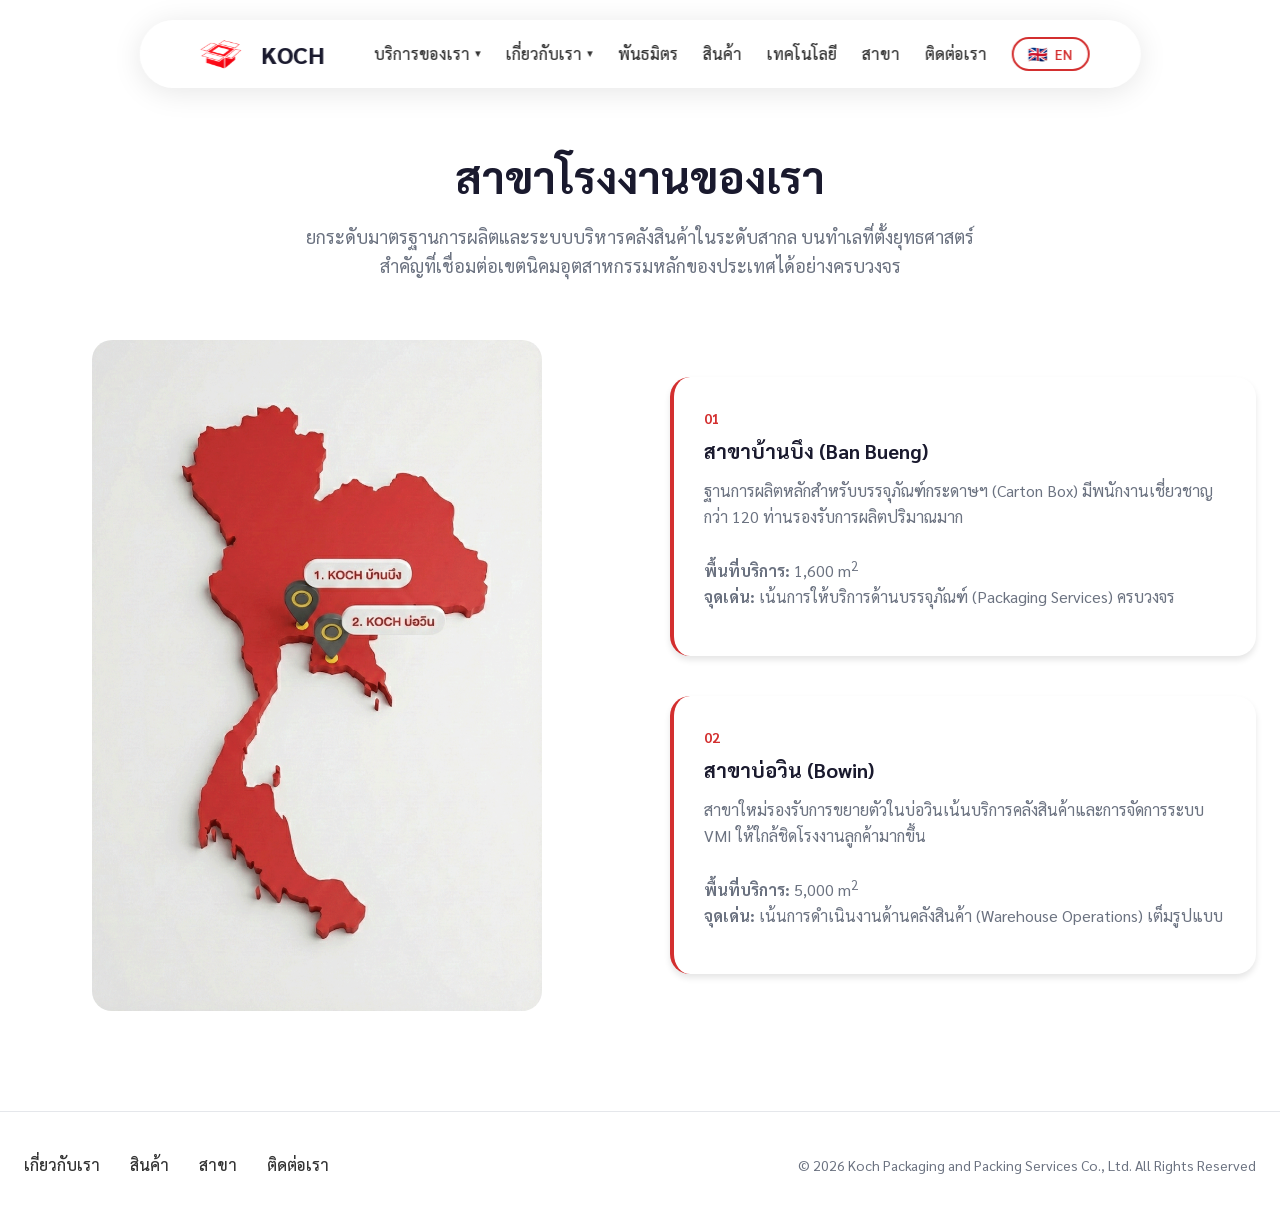
<file: branches.html>
<!doctype html>
<html lang="th">

<head>
  <meta charset="UTF-8" />
  <meta name="viewport" content="width=device-width, initial-scale=1.0" />
  <title>
    สาขาโรงงานของเรา - KOCH Packaging and Packing Services Co.,Ltd
  </title>
  <meta name="description" content="สาขาโรงงาน KOCH - ยกระดับมาตรฐานการผลิตและระบบบริหารคลังสินค้าในระดับสากล" />

  <!-- Google SEO -->
  <meta name="robots" content="index, follow" />
  <link rel="canonical" href="https://koch-packaging-services.com/branches.html" />

  <!-- Facebook Open Graph -->
  <meta property="og:type" content="website" />
  <meta property="og:locale" content="th_TH" />
  <meta property="og:site_name" content="KOCH Packaging and Packing Services Co.,Ltd" />
  <meta property="og:title" content="สาขาโรงงานของเรา - KOCH Packaging and Packing Services Co.,Ltd" />
  <meta property="og:description" content="สาขาโรงงาน KOCH - ยกระดับมาตรฐานการผลิตและระบบบริหารคลังสินค้าในระดับสากล" />
  <meta property="og:url" content="https://koch-packaging-services.com/branches.html" />
  <meta property="og:image" content="https://koch-packaging-services.com/scr/assets/carousel/company/Gemini_Generated_Image_o9ab0wo9.png" />

  <!-- Favicon -->
  <link rel="icon" type="image/png" href="scr/assets/logo company/logo.png" />

  <!-- Google Fonts - Sarabun -->
  <link rel="preconnect" href="https://fonts.googleapis.com" />
  <link rel="preconnect" href="https://fonts.gstatic.com" crossorigin />
  <link href="https://fonts.googleapis.com/css2?family=Sarabun:wght@400;500;600;700;800&display=swap"
    rel="stylesheet" />

  <!-- Styles -->
  <link rel="stylesheet" href="styles.css" />
</head>

<body>
  <!-- ============================================
       Header / Navigation
       ============================================ -->
  <header class="header" id="header">
    <nav class="nav">
      <a href="index.html" class="logo">
        <img src="scr/assets/logo company/logo.png" alt="KOCH Logo" />
        <span class="logo-text">KOCH</span>
      </a>

      <ul class="nav-menu" id="navMenu">
        <li class="nav-dropdown">
          <a href="index.html#services" class="nav-link dropdown-toggle"><span data-i18n="nav.services">บริการของเรา</span> <span
              class="dropdown-arrow">▼</span></a>
          <ul class="dropdown-menu">
            <li>
              <a href="packaging-development.html" class="dropdown-link">Packaging Development</a>
            </li>
            <li>
              <a href="packaging-supply-management-system.html" class="dropdown-link">Packaging Supply Management
                System</a>
            </li>
            <li>
              <a href="warehouse-management.html" class="dropdown-link">Warehouse & Operation Management</a>
            </li>
            <li>
              <a href="transportation-service.html" class="dropdown-link">Transportation Inhouse Fleet & System</a>
            </li>
          </ul>
        </li>
        <li class="nav-dropdown">
          <a href="index.html#about" class="nav-link dropdown-toggle"><span data-i18n="nav.about">เกี่ยวกับเรา</span> <span
              class="dropdown-arrow">▼</span></a>
          <ul class="dropdown-menu">
            <li>
              <a href="company.html" class="dropdown-link" data-i18n="nav.company">บริษัท Koch</a>
            </li>
            <li>
              <a href="expertise.html" class="dropdown-link" data-i18n="nav.expertise">ความเชี่ยวชาญของเรา</a>
            </li>
            <li>
              <a href="vision.html" class="dropdown-link" data-i18n="nav.vision">วิสัยทัศน์</a>
            </li>
            <!-- <li>
              <a href="index.html#performance" class="dropdown-link">ผลประกอบการ</a>
            </li> -->
            <!-- <li>
              <a href="organization.html" class="dropdown-link">องค์กร</a>
            </li> -->
          </ul>
        </li>
        <li><a href="partners.html" class="nav-link" data-i18n="nav.partners">พันธมิตร</a></li>
        <li><a href="products.html" class="nav-link" data-i18n="nav.products">สินค้า</a></li>
        <li>
          <a href="technology.html" class="nav-link" data-i18n="nav.technology">เทคโนโลยี</a>
        </li>
        <li><a href="branches.html" class="nav-link active" data-i18n="nav.branches">สาขา</a></li>
        <li><a href="contact.html" class="nav-link" data-i18n="nav.contact">ติดต่อเรา</a></li>
        <!-- <li><a href="#" class="btn btn-primary">Login ↗</a></li> -->
                <li class="nav-lang-item"><button class="lang-toggle-btn" data-current-lang="th"><span class="lang-globe">🇬🇧</span><span class="lang-toggle-label">EN</span></button></li>
                <li class="mobile-lang-toggle"><button class="lang-toggle-btn" data-current-lang="th"><span class="lang-globe">🇬🇧</span><span class="lang-toggle-label">EN</span></button></li>
      </ul>

      <button class="mobile-menu-btn" id="mobileMenuBtn" aria-label="Toggle Menu">
        <span></span>
        <span></span>
        <span></span>
      </button>
    </nav>
  </header>

  <!-- ============================================
       Branches Section
       ============================================ -->
  <section class="section branches-section section-page-header" id="branches">
    <div class="container">
      <div class="branches-intro animate-on-scroll">
        <h2 class="section-title" data-i18n="branches.title">สาขาโรงงานของเรา</h2>
        <p class="section-subtitle" data-i18n="branches.subtitle">
          ยกระดับมาตรฐานการผลิตและระบบบริหารคลังสินค้าในระดับสากล
          บนทำเลที่ตั้งยุทธศาสตร์สำคัญที่เชื่อมต่อเขตนิคมอุตสาหกรรมหลักของประเทศได้อย่างครบวงจร
        </p>
      </div>

      <div class="branches-content">
        <div class="branches-map animate-on-scroll">
          <img src="scr/assets/Gemini_Generated_map.png" alt="Thailand Map - KOCH Branches" width="600" height="750" />
        </div>

        <div class="branches-list">
          <div class="branch-card animate-on-scroll">
            <div class="branch-number">01</div>
            <h3 class="branch-name" data-i18n="branches.branch1.name">สาขาบ้านบึง (Ban Bueng)</h3>
            <p class="branch-desc" data-i18n-html="branches.branch1.desc">
              ฐานการผลิตหลักสำหรับบรรจุภัณฑ์กระดาษฯ (Carton Box)
              มีพนักงานเชี่ยวชาญกว่า 120 ท่านรองรับการผลิตปริมาณมาก<br /><br />
              <strong>พื้นที่บริการ:</strong> 1,600 m<sup>2</sup><br />
              <strong>จุดเด่น:</strong> เน้นการให้บริการด้านบรรจุภัณฑ์
              (Packaging Services) ครบวงจร
            </p>
          </div>

          <div class="branch-card animate-on-scroll">
            <div class="branch-number">02</div>
            <h3 class="branch-name" data-i18n="branches.branch2.name">สาขาบ่อวิน (Bowin)</h3>
            <p class="branch-desc" data-i18n-html="branches.branch2.desc">
              สาขาใหม่รองรับการขยายตัวในบ่อวินเน้นบริการคลังสินค้าและการจัดการระบบ
              VMI ให้ใกล้ชิดโรงงานลูกค้ามากขึ้น<br /><br />
              <strong>พื้นที่บริการ:</strong> 5,000 m<sup>2</sup><br />
              <strong>จุดเด่น:</strong> เน้นการดำเนินงานด้านคลังสินค้า
              (Warehouse Operations) เต็มรูปแบบ
            </p>
          </div>
        </div>
      </div>
    </div>
  </section>

  <!-- ============================================
       Footer
       ============================================ -->
  <footer class="footer">
    <div class="container">
      <div class="footer-content">
        <nav class="footer-nav">
          <a href="index.html#about" class="footer-link" data-i18n="footer.about">เกี่ยวกับเรา</a>
          <a href="products.html" class="footer-link" data-i18n="footer.products">สินค้า</a>
          <a href="branches.html" class="footer-link" data-i18n="footer.branches">สาขา</a>
          <a href="contact.html" class="footer-link" data-i18n="footer.contact">ติดต่อเรา</a>
        </nav>



        <div class="footer-copyright">© 2026 Koch Packaging and Packing Services Co., Ltd. All Rights Reserved</div>
      </div>
    </div>
  </footer>

  <!-- Scripts -->
  <script src="translations.js"></script>
    <script src="scripts.js"></script>
</body>

</html>
</file>
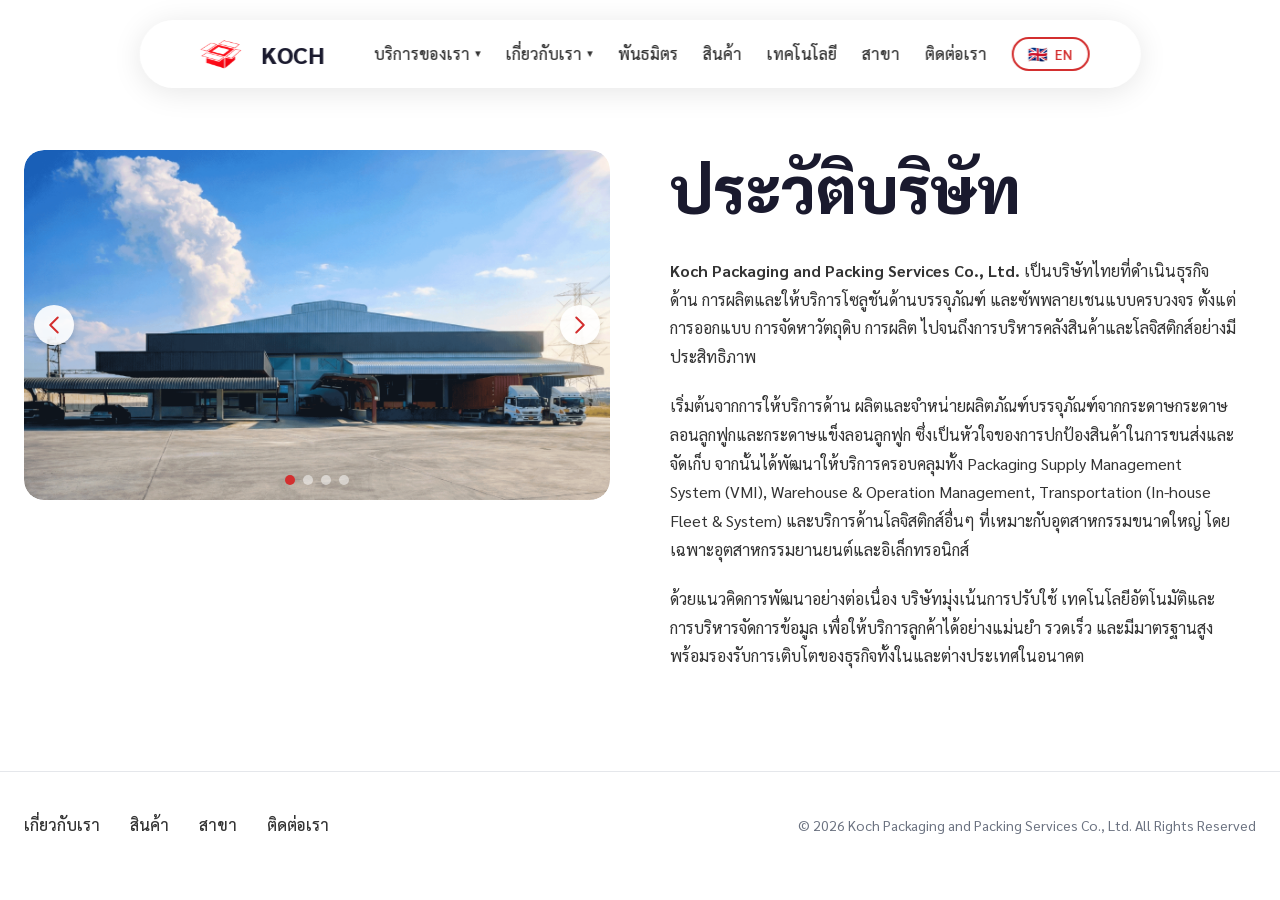
<file: company.html>
<!doctype html>
<html lang="th">

<head>
    <meta charset="UTF-8" />
    <meta name="viewport" content="width=device-width, initial-scale=1.0" />
    <title>
        ประวัติบริษัท - KOCH Packaging and Packing Services Co.,Ltd
    </title>
    <meta name="description" content="ประวัติบริษัท KOCH Packaging - ผู้นำด้านโซลูชันบรรจุภัณฑ์และซัพพลายเชนครบวงจร" />

    <!-- Google SEO -->
    <meta name="robots" content="index, follow" />
    <link rel="canonical" href="https://koch-packaging-services.com/company.html" />

    <!-- Facebook Open Graph -->
    <meta property="og:type" content="website" />
    <meta property="og:locale" content="th_TH" />
    <meta property="og:site_name" content="KOCH Packaging and Packing Services Co.,Ltd" />
    <meta property="og:title" content="ประวัติบริษัท - KOCH Packaging and Packing Services Co.,Ltd" />
    <meta property="og:description" content="ประวัติบริษัท KOCH Packaging - ผู้นำด้านโซลูชันบรรจุภัณฑ์และซัพพลายเชนครบวงจร" />
    <meta property="og:url" content="https://koch-packaging-services.com/company.html" />
    <meta property="og:image" content="https://koch-packaging-services.com/scr/assets/carousel/company/Gemini_Generated_Image_o9ab0wo9.png" />

    <!-- Favicon -->
    <link rel="icon" type="image/png" href="scr/assets/logo company/logo.png" />

    <!-- Google Fonts - Sarabun -->
    <link rel="preconnect" href="https://fonts.googleapis.com" />
    <link rel="preconnect" href="https://fonts.gstatic.com" crossorigin />
    <link href="https://fonts.googleapis.com/css2?family=Sarabun:wght@400;500;600;700;800&display=swap"
        rel="stylesheet" />

    <!-- Styles -->
    <link rel="stylesheet" href="styles.css" />
</head>

<body>
    <!-- ============================================
       Header / Navigation
       ============================================ -->
    <header class="header" id="header">
        <nav class="nav">
            <a href="index.html" class="logo">
                <img src="scr/assets/logo company/logo.png" alt="KOCH Logo" />
                <span class="logo-text">KOCH</span>
            </a>

            <ul class="nav-menu" id="navMenu">
                <li class="nav-dropdown">
                    <a href="index.html#services" class="nav-link dropdown-toggle"><span data-i18n="nav.services">บริการของเรา</span> <span
                            class="dropdown-arrow">▼</span></a>
                    <ul class="dropdown-menu">
                        <li>
                            <a href="packaging-development.html" class="dropdown-link">Packaging Development</a>
                        </li>
                        <li>
                            <a href="packaging-supply-management-system.html" class="dropdown-link">Packaging Supply
                                Management System</a>
                        </li>
                        <li>
                            <a href="warehouse-management.html" class="dropdown-link">Warehouse & Operation
                                Management</a>
                        </li>
                        <li>
                            <a href="transportation-service.html" class="dropdown-link">Transportation Inhouse Fleet &
                                System</a>
                        </li>
                    </ul>
                </li>
                <li class="nav-dropdown">
                    <a href="index.html#about" class="nav-link active dropdown-toggle"><span data-i18n="nav.about">เกี่ยวกับเรา</span> <span
                            class="dropdown-arrow">▼</span></a>
                    <ul class="dropdown-menu">
                        <li>
                            <a href="company.html" class="dropdown-link active" data-i18n="nav.company">บริษัท Koch</a>
                        </li>
                        <li>
                            <a href="expertise.html" class="dropdown-link" data-i18n="nav.expertise">ความเชี่ยวชาญของเรา</a>
                        </li>
                        <li>
                            <a href="vision.html" class="dropdown-link" data-i18n="nav.vision">วิสัยทัศน์</a>
                        </li>
                        <!-- <li>
                            <a href="index.html#performance" class="dropdown-link">ผลประกอบการ</a>
                        </li> -->
                        <!-- <li>
                            <a href="organization.html" class="dropdown-link">องค์กร</a>
                        </li> -->
                    </ul>
                </li>
                <li><a href="partners.html" class="nav-link" data-i18n="nav.partners">พันธมิตร</a></li>
                <li><a href="products.html" class="nav-link" data-i18n="nav.products">สินค้า</a></li>
                <li>
                    <a href="technology.html" class="nav-link" data-i18n="nav.technology">เทคโนโลยี</a>
                </li>
                <li><a href="branches.html" class="nav-link" data-i18n="nav.branches">สาขา</a></li>
                <li><a href="contact.html" class="nav-link" data-i18n="nav.contact">ติดต่อเรา</a></li>
                <!-- <li><a href="#" class="btn btn-primary">Login ↗</a></li> -->
                <li class="nav-lang-item"><button class="lang-toggle-btn" data-current-lang="th"><span class="lang-globe">🇬🇧</span><span class="lang-toggle-label">EN</span></button></li>
                <li class="mobile-lang-toggle"><button class="lang-toggle-btn" data-current-lang="th"><span class="lang-globe">🇬🇧</span><span class="lang-toggle-label">EN</span></button></li>
            </ul>

            <button class="mobile-menu-btn" id="mobileMenuBtn" aria-label="Toggle Menu">
                <span></span>
                <span></span>
                <span></span>
            </button>
        </nav>
    </header>

    <!-- ============================================
       Company History Section
       ============================================ -->
    <section class="section company-section pt-150" id="company">
        <div class="container">
            <div class="expertise-content mobile-reverse">
                <div class="expertise-images animate-on-scroll">
                    <!-- Reusing warehouse-carousel class for functionality -->
                    <div class="warehouse-carousel">
                        <div class="carousel-container">
                            <div class="carousel-slides">
                                <div class="carousel-slide active">
                                    <img src="scr/assets/carousel/company/Gemini_Generated_Image_o9ab0wo9.png"
                                        alt="Company Image 1" width="800" height="450" />
                                </div>
                                <div class="carousel-slide">
                                    <img src="scr/assets/carousel/company/Gemini_Generated_Image_ibsmc9ibs.png"
                                        alt="Company Image 2" width="800" height="450" />
                                </div>
                                <div class="carousel-slide">
                                    <img src="scr/assets/carousel/company/Gemini_Generated_Image_kyv7r3kyv.png"
                                        alt="Company Image 3" width="800" height="450" />
                                </div>
                                <div class="carousel-slide">
                                    <img src="scr/assets/carousel/company/Gemini_Generated_Image_258dpf25.png"
                                        alt="Company Image 4" width="800" height="450" />
                                </div>

                            </div>
                            <button class="carousel-btn carousel-prev" aria-label="Previous">
                                <svg xmlns="http://www.w3.org/2000/svg" fill="none" viewBox="0 0 24 24" stroke-width="2"
                                    stroke="currentColor" width="24" height="24">
                                    <path stroke-linecap="round" stroke-linejoin="round"
                                        d="M15.75 19.5L8.25 12l7.5-7.5" />
                                </svg>
                            </button>
                            <button class="carousel-btn carousel-next" aria-label="Next">
                                <svg xmlns="http://www.w3.org/2000/svg" fill="none" viewBox="0 0 24 24" stroke-width="2"
                                    stroke="currentColor" width="24" height="24">
                                    <path stroke-linecap="round" stroke-linejoin="round"
                                        d="M8.25 4.5l7.5 7.5-7.5 7.5" />
                                </svg>
                            </button>
                            <div class="carousel-dots">
                                <span class="carousel-dot active" data-index="0"></span>
                                <span class="carousel-dot" data-index="1"></span>
                                <span class="carousel-dot" data-index="2"></span>
                                <span class="carousel-dot" data-index="3"></span>

                            </div>
                        </div>
                    </div>
                </div>


                <div class="expertise-info animate-on-scroll">
                    <h2 class="expertise-title" data-i18n="company.title">ประวัติบริษัท</h2>
                    <div class="company-text-content">
                        <p class="expertise-desc" data-i18n-html="company.text1">
                            <strong>Koch Packaging and Packing Services Co., Ltd.</strong>
                            เป็นบริษัทไทยที่ดำเนินธุรกิจด้าน
                            การผลิตและให้บริการโซลูชันด้านบรรจุภัณฑ์
                            และซัพพลายเชนแบบครบวงจร ตั้งแต่การออกแบบ การจัดหาวัตถุดิบ
                            การผลิต ไปจนถึงการบริหารคลังสินค้าและโลจิสติกส์อย่างมีประสิทธิภาพ
                        </p>
                        <p class="expertise-desc" data-i18n="company.text2">
                            เริ่มต้นจากการให้บริการด้าน
                            ผลิตและจำหน่ายผลิตภัณฑ์บรรจุภัณฑ์จากกระดาษกระดาษลอนลูกฟูกและกระดาษแข็งลอนลูกฟูก
                            ซึ่งเป็นหัวใจของการปกป้องสินค้าในการขนส่งและจัดเก็บ
                            จากนั้นได้พัฒนาให้บริการครอบคลุมทั้ง Packaging Supply Management
                            System (VMI), Warehouse & Operation Management, Transportation
                            (In-house Fleet & System) และบริการด้านโลจิสติกส์อื่นๆ
                            ที่เหมาะกับอุตสาหกรรมขนาดใหญ่
                            โดยเฉพาะอุตสาหกรรมยานยนต์และอิเล็กทรอนิกส์
                        </p>
                        <p class="expertise-desc" data-i18n="company.text3">
                            ด้วยแนวคิดการพัฒนาอย่างต่อเนื่อง บริษัทมุ่งเน้นการปรับใช้
                            เทคโนโลยีอัตโนมัติและการบริหารจัดการข้อมูล
                            เพื่อให้บริการลูกค้าได้อย่างแม่นยำ รวดเร็ว และมีมาตรฐานสูง
                            พร้อมรองรับการเติบโตของธุรกิจทั้งในและต่างประเทศในอนาคต
                        </p>
                    </div>
                </div>
            </div>
        </div>
    </section>

    <!-- ============================================
       Footer
       ============================================ -->
    <footer class="footer">
        <div class="container">
            <div class="footer-content">
                <nav class="footer-nav">
                    <a href="index.html#about" class="footer-link" data-i18n="footer.about">เกี่ยวกับเรา</a>
                    <a href="products.html" class="footer-link" data-i18n="footer.products">สินค้า</a>
                    <a href="branches.html" class="footer-link" data-i18n="footer.branches">สาขา</a>
                    <a href="contact.html" class="footer-link" data-i18n="footer.contact">ติดต่อเรา</a>
                </nav>



                <div class="footer-copyright">© 2026 Koch Packaging and Packing Services Co., Ltd. All Rights Reserved
                </div>
            </div>
        </div>
    </footer>

    <!-- Scripts -->
    <script src="translations.js"></script>
    <script src="scripts.js"></script>
</body>

</html>
</file>
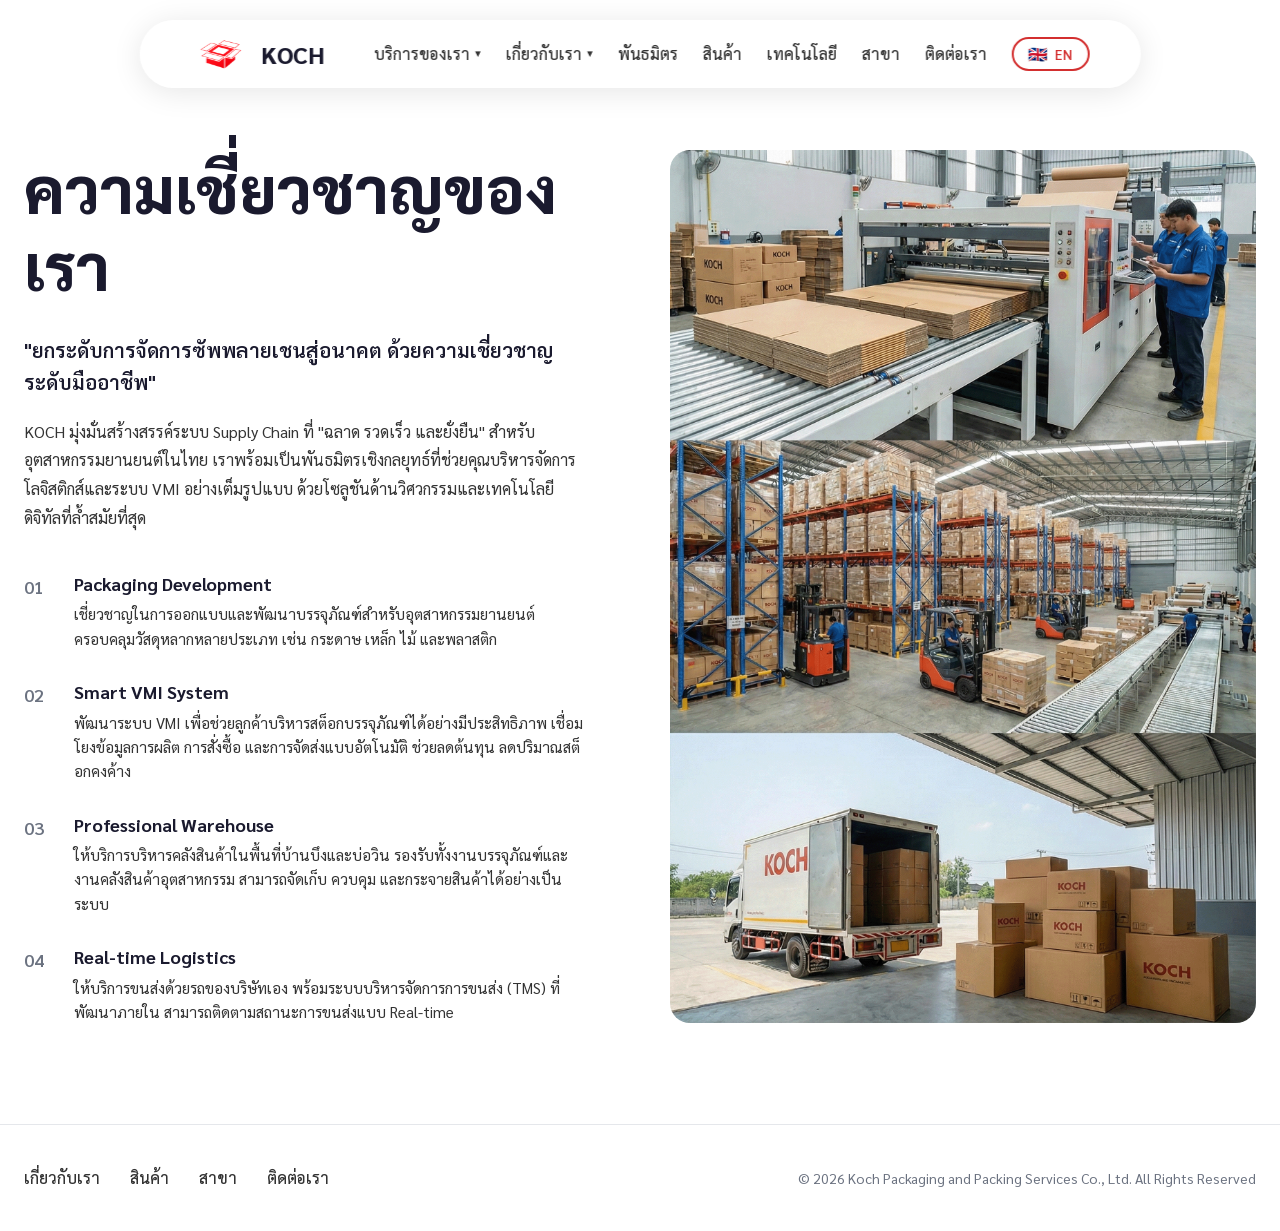
<file: expertise.html>
<!doctype html>
<html lang="th">

<head>
  <meta charset="UTF-8" />
  <meta name="viewport" content="width=device-width, initial-scale=1.0" />
  <title>
    ความเชี่ยวชาญของเรา - KOCH Packaging and Packing Services Co.,Ltd
  </title>
  <meta name="description"
    content="ความเชี่ยวชาญของ KOCH - ยกระดับการจัดการซัพพลายเชนสู่อนาคต ด้วยความเชี่ยวชาญระดับมืออาชีพ" />

  <!-- Google SEO -->
  <meta name="robots" content="index, follow" />
  <link rel="canonical" href="https://koch-packaging-services.com/expertise.html" />

  <!-- Facebook Open Graph -->
  <meta property="og:type" content="website" />
  <meta property="og:locale" content="th_TH" />
  <meta property="og:site_name" content="KOCH Packaging and Packing Services Co.,Ltd" />
  <meta property="og:title" content="ความเชี่ยวชาญของเรา - KOCH Packaging and Packing Services Co.,Ltd" />
  <meta property="og:description" content="ความเชี่ยวชาญของ KOCH - ยกระดับการจัดการซัพพลายเชนสู่อนาคต ด้วยความเชี่ยวชาญระดับมืออาชีพ" />
  <meta property="og:url" content="https://koch-packaging-services.com/expertise.html" />
  <meta property="og:image" content="https://koch-packaging-services.com/scr/assets/carousel/company/Gemini_Generated_Image_o9ab0wo9.png" />

  <!-- Favicon -->
  <link rel="icon" type="image/png" href="scr/assets/logo company/logo.png" />

  <!-- Google Fonts - Sarabun -->
  <link rel="preconnect" href="https://fonts.googleapis.com" />
  <link rel="preconnect" href="https://fonts.gstatic.com" crossorigin />
  <link href="https://fonts.googleapis.com/css2?family=Sarabun:wght@400;500;600;700;800&display=swap"
    rel="stylesheet" />

  <!-- Styles -->
  <link rel="stylesheet" href="styles.css" />
</head>

<body>
  <!-- ============================================
       Header / Navigation
       ============================================ -->
  <header class="header" id="header">
    <nav class="nav">
      <a href="index.html" class="logo">
        <img src="scr/assets/logo company/logo.png" alt="KOCH Logo" />
        <span class="logo-text">KOCH</span>
      </a>

      <ul class="nav-menu" id="navMenu">
        <li class="nav-dropdown">
          <a href="index.html#services" class="nav-link dropdown-toggle"><span data-i18n="nav.services">บริการของเรา</span> <span
              class="dropdown-arrow">▼</span></a>
          <ul class="dropdown-menu">
            <li>
              <a href="packaging-development.html" class="dropdown-link">Packaging Development</a>
            </li>
            <li>
              <a href="packaging-supply-management-system.html" class="dropdown-link">Packaging Supply Management
                System</a>
            </li>
            <li>
              <a href="warehouse-management.html" class="dropdown-link">Warehouse & Operation Management</a>
            </li>
            <li>
              <a href="transportation-service.html" class="dropdown-link">Transportation Inhouse Fleet & System</a>
            </li>
          </ul>
        </li>
        <li class="nav-dropdown">
          <a href="index.html#about" class="nav-link dropdown-toggle"><span data-i18n="nav.about">เกี่ยวกับเรา</span> <span
              class="dropdown-arrow">▼</span></a>
          <ul class="dropdown-menu">
            <li>
              <a href="company.html" class="dropdown-link" data-i18n="nav.company">บริษัท Koch</a>
            </li>
            <li>
              <a href="expertise.html" class="dropdown-link active" data-i18n="nav.expertise">ความเชี่ยวชาญของเรา</a>
            </li>
            <li>
              <a href="vision.html" class="dropdown-link" data-i18n="nav.vision">วิสัยทัศน์</a>
            </li>
            <!-- <li>
              <a href="index.html#performance" class="dropdown-link">ผลประกอบการ</a>
            </li> -->
            <!-- <li>
              <a href="organization.html" class="dropdown-link">องค์กร</a>
            </li> -->
          </ul>
        </li>
        <li><a href="partners.html" class="nav-link" data-i18n="nav.partners">พันธมิตร</a></li>
        <li><a href="products.html" class="nav-link" data-i18n="nav.products">สินค้า</a></li>
        <li>
          <a href="technology.html" class="nav-link" data-i18n="nav.technology">เทคโนโลยี</a>
        </li>
        <li><a href="branches.html" class="nav-link" data-i18n="nav.branches">สาขา</a></li>
        <li><a href="contact.html" class="nav-link" data-i18n="nav.contact">ติดต่อเรา</a></li>
        <!-- <li><a href="#" class="btn btn-primary">Login ↗</a></li> -->
                <li class="nav-lang-item"><button class="lang-toggle-btn" data-current-lang="th"><span class="lang-globe">🇬🇧</span><span class="lang-toggle-label">EN</span></button></li>
                <li class="mobile-lang-toggle"><button class="lang-toggle-btn" data-current-lang="th"><span class="lang-globe">🇬🇧</span><span class="lang-toggle-label">EN</span></button></li>
      </ul>

      <button class="mobile-menu-btn" id="mobileMenuBtn" aria-label="Toggle Menu">
        <span></span>
        <span></span>
        <span></span>
      </button>
    </nav>
  </header>

  <!-- ============================================
       ความเชี่ยวชาญของเรา (Our Expertise Section)
       ============================================ -->
  <section class="section expertise-section section-page-header" id="expertise">
    <div class="container">
      <div class="expertise-content">
        <div class="expertise-info animate-on-scroll">
          <h2 class="expertise-title" data-i18n="expertise.title">ความเชี่ยวชาญของเรา</h2>
          <p class="expertise-subtitle" data-i18n="expertise.subtitle">
            "ยกระดับการจัดการซัพพลายเชนสู่อนาคต
            ด้วยความเชี่ยวชาญระดับมืออาชีพ"
          </p>
          <p class="expertise-desc" data-i18n="expertise.desc">
            KOCH มุ่งมั่นสร้างสรรค์ระบบ Supply Chain ที่ "ฉลาด รวดเร็ว
            และยั่งยืน" สำหรับอุตสาหกรรมยานยนต์ในไทย
            เราพร้อมเป็นพันธมิตรเชิงกลยุทธ์ที่ช่วยคุณบริหารจัดการโลจิสติกส์และระบบ
            VMI อย่างเต็มรูปแบบ
            ด้วยโซลูชันด้านวิศวกรรมและเทคโนโลยีดิจิทัลที่ล้ำสมัยที่สุด
          </p>

          <div class="expertise-services-list">
            <div class="expertise-service-item">
              <div class="expertise-service-number">01</div>
              <div class="expertise-service-content">
                <h3>Packaging Development</h3>
                <p data-i18n="expertise.item1.desc">
                  เชี่ยวชาญในการออกแบบและพัฒนาบรรจุภัณฑ์สำหรับอุตสาหกรรมยานยนต์
                  ครอบคลุมวัสดุหลากหลายประเภท เช่น กระดาษ เหล็ก ไม้ และพลาสติก
                </p>
              </div>
            </div>

            <div class="expertise-service-item">
              <div class="expertise-service-number">02</div>
              <div class="expertise-service-content">
                <h3>Smart VMI System</h3>
                <p data-i18n="expertise.item2.desc">
                  พัฒนาระบบ VMI
                  เพื่อช่วยลูกค้าบริหารสต็อกบรรจุภัณฑ์ได้อย่างมีประสิทธิภาพ
                  เชื่อมโยงข้อมูลการผลิต การสั่งซื้อ และการจัดส่งแบบอัตโนมัติ
                  ช่วยลดต้นทุน ลดปริมาณสต็อกคงค้าง
                </p>
              </div>
            </div>

            <div class="expertise-service-item">
              <div class="expertise-service-number">03</div>
              <div class="expertise-service-content">
                <h3>Professional Warehouse</h3>
                <p data-i18n="expertise.item3.desc">
                  ให้บริการบริหารคลังสินค้าในพื้นที่บ้านบึงและบ่อวิน
                  รองรับทั้งงานบรรจุภัณฑ์และงานคลังสินค้าอุตสาหกรรม
                  สามารถจัดเก็บ ควบคุม และกระจายสินค้าได้อย่างเป็นระบบ
                </p>
              </div>
            </div>

            <div class="expertise-service-item">
              <div class="expertise-service-number">04</div>
              <div class="expertise-service-content">
                <h3>Real-time Logistics</h3>
                <p data-i18n="expertise.item4.desc">
                  ให้บริการขนส่งด้วยรถของบริษัทเอง
                  พร้อมระบบบริหารจัดการการขนส่ง (TMS) ที่พัฒนาภายใน
                  สามารถติดตามสถานะการขนส่งแบบ Real-time
                </p>
              </div>
            </div>
          </div>
        </div>

        <div class="expertise-images animate-on-scroll">
          <div class="expertise-image large">
            <img src="scr/assets/Gemini_Generated_Image_xlwlk1xlwlk1xlwl.png" alt="KOCH Factory Operations" width="600"
              height="400" />
          </div>
        </div>
      </div>
    </div>
  </section>

  <!-- ============================================
       Footer
       ============================================ -->
  <footer class="footer">
    <div class="container">
      <div class="footer-content">
        <nav class="footer-nav">
          <a href="index.html#about" class="footer-link" data-i18n="footer.about">เกี่ยวกับเรา</a>
          <a href="products.html" class="footer-link" data-i18n="footer.products">สินค้า</a>
          <a href="branches.html" class="footer-link" data-i18n="footer.branches">สาขา</a>
          <a href="contact.html" class="footer-link" data-i18n="footer.contact">ติดต่อเรา</a>
        </nav>



        <div class="footer-copyright">© 2026 Koch Packaging and Packing Services Co., Ltd. All Rights Reserved</div>
      </div>
    </div>
  </footer>

  <!-- Scripts -->
  <script src="translations.js"></script>
    <script src="scripts.js"></script>
</body>

</html>
</file>
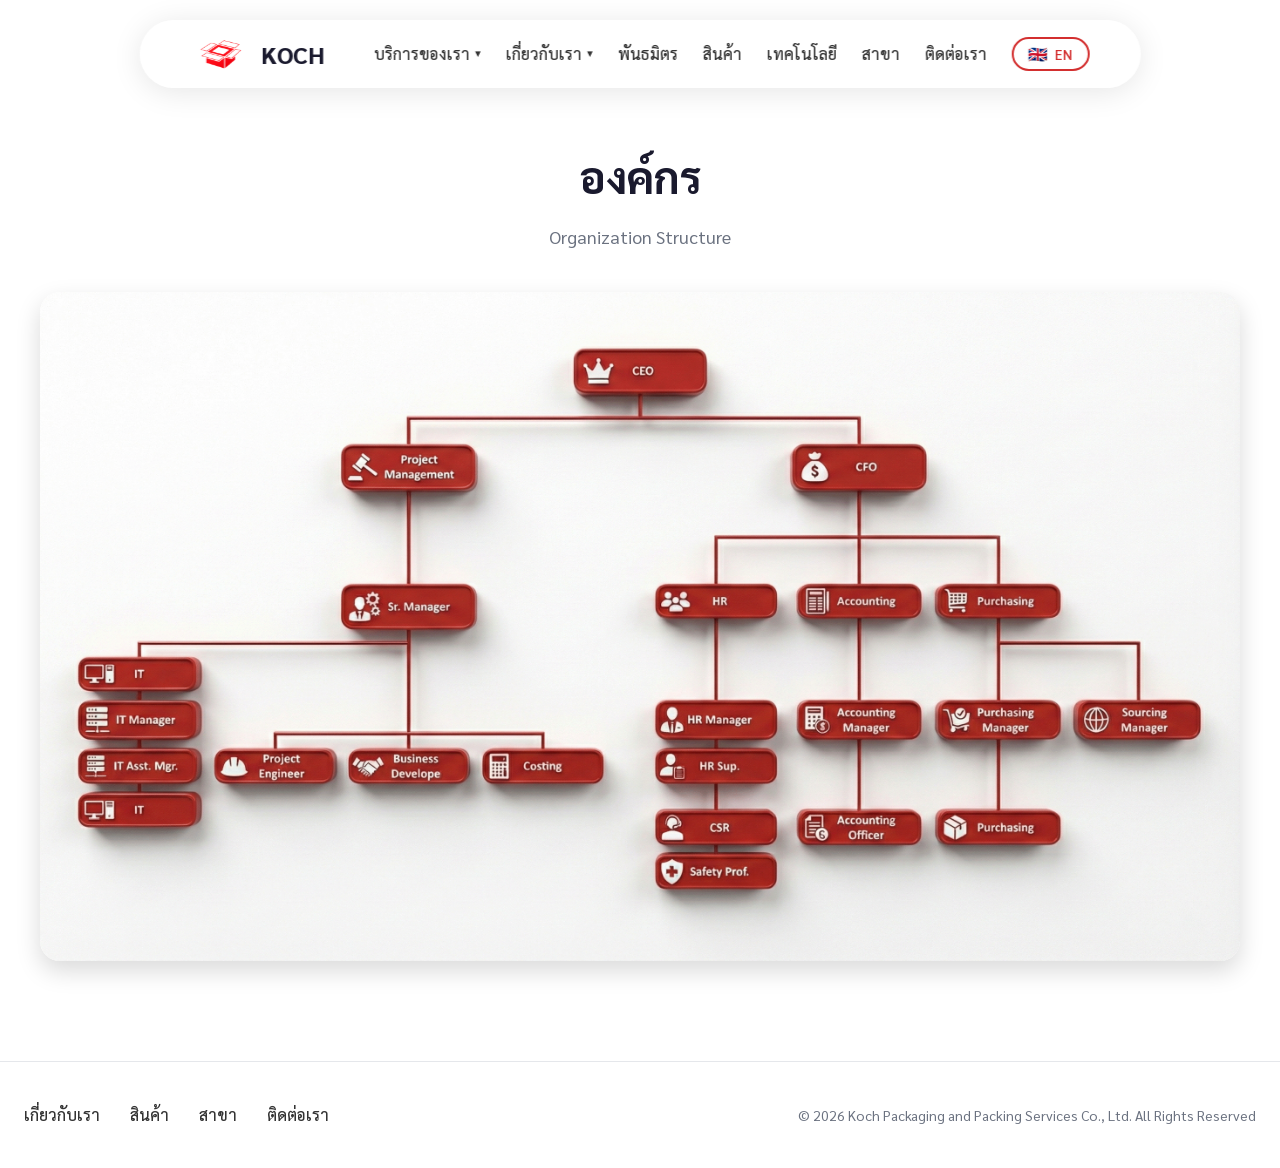
<file: organization.html>
<!doctype html>
<html lang="th">

<head>
    <meta charset="UTF-8" />
    <meta name="viewport" content="width=device-width, initial-scale=1.0" />
    <title>
        โครงสร้างองค์กร - KOCH Packaging and Packing Services Co.,Ltd
    </title>
    <meta name="description"
        content="โครงสร้างองค์กรของ KOCH Packaging - มุ่งมั่นก้าวสู่การเป็นผู้นำด้าน Supply Chain Services สำหรับอุตสาหกรรมยานยนต์" />

    <!-- Google SEO -->
    <meta name="robots" content="index, follow" />
    <link rel="canonical" href="https://koch-packaging-services.com/organization.html" />

    <!-- Facebook Open Graph -->
    <meta property="og:type" content="website" />
    <meta property="og:locale" content="th_TH" />
    <meta property="og:site_name" content="KOCH Packaging and Packing Services Co.,Ltd" />
    <meta property="og:title" content="โครงสร้างองค์กร - KOCH Packaging and Packing Services Co.,Ltd" />
    <meta property="og:description" content="โครงสร้างองค์กรของ KOCH Packaging - มุ่งมั่นก้าวสู่การเป็นผู้นำด้าน Supply Chain Services สำหรับอุตสาหกรรมยานยนต์" />
    <meta property="og:url" content="https://koch-packaging-services.com/organization.html" />
    <meta property="og:image" content="https://koch-packaging-services.com/scr/assets/carousel/company/Gemini_Generated_Image_o9ab0wo9.png" />

    <!-- Favicon -->
    <link rel="icon" type="image/png" href="scr/assets/logo company/logo.png" />

    <!-- Google Fonts - Sarabun -->
    <link rel="preconnect" href="https://fonts.googleapis.com" />
    <link rel="preconnect" href="https://fonts.gstatic.com" crossorigin />
    <link href="https://fonts.googleapis.com/css2?family=Sarabun:wght@400;500;600;700;800&display=swap"
        rel="stylesheet" />

    <!-- Styles -->
    <link rel="stylesheet" href="styles.css" />
</head>

<body>
    <!-- ============================================
       Header / Navigation
       ============================================ -->
    <header class="header" id="header">
        <nav class="nav">
            <a href="index.html" class="logo">
                <img src="scr/assets/logo company/logo.png" alt="KOCH Logo" />
                <span class="logo-text">KOCH</span>
            </a>

            <ul class="nav-menu" id="navMenu">
                <li class="nav-dropdown">
                    <a href="index.html#services" class="nav-link dropdown-toggle"><span data-i18n="nav.services">บริการของเรา</span> <span
                            class="dropdown-arrow">▼</span></a>
                    <ul class="dropdown-menu">
                        <li>
                            <a href="packaging-development.html" class="dropdown-link">Packaging Development</a>
                        </li>
                        <li>
                            <a href="packaging-supply-management-system.html" class="dropdown-link">Packaging Supply
                                Management System</a>
                        </li>
                        <li>
                            <a href="warehouse-management.html" class="dropdown-link">Warehouse & Operation
                                Management</a>
                        </li>
                        <li>
                            <a href="transportation-service.html" class="dropdown-link">Transportation Inhouse Fleet &
                                System</a>
                        </li>
                    </ul>
                </li>
                <li class="nav-dropdown">
                    <a href="index.html#about" class="nav-link active dropdown-toggle"><span data-i18n="nav.about">เกี่ยวกับเรา</span> <span
                            class="dropdown-arrow">▼</span></a>
                    <ul class="dropdown-menu">
                        <li>
                            <a href="company.html" class="dropdown-link" data-i18n="nav.company">บริษัท Koch</a>
                        </li>
                        <li>
                            <a href="expertise.html" class="dropdown-link" data-i18n="nav.expertise">ความเชี่ยวชาญของเรา</a>
                        </li>
                        <li>
                            <a href="vision.html" class="dropdown-link" data-i18n="nav.vision">วิสัยทัศน์</a>
                        </li>
                        <!-- <li>
                            <a href="index.html#performance" class="dropdown-link">ผลประกอบการ</a>
                        </li> -->
                        <!-- <li>
                            <a href="organization.html" class="dropdown-link active">องค์กร</a>
                        </li> -->
                    </ul>
                </li>
                <li><a href="partners.html" class="nav-link" data-i18n="nav.partners">พันธมิตร</a></li>
                <li><a href="products.html" class="nav-link" data-i18n="nav.products">สินค้า</a></li>
                <li>
                    <a href="technology.html" class="nav-link" data-i18n="nav.technology">เทคโนโลยี</a>
                </li>
                <li><a href="branches.html" class="nav-link" data-i18n="nav.branches">สาขา</a></li>
                <li><a href="contact.html" class="nav-link" data-i18n="nav.contact">ติดต่อเรา</a></li>
                <!-- <li><a href="#" class="btn btn-primary">Login ↗</a></li> -->
                <li class="nav-lang-item"><button class="lang-toggle-btn" data-current-lang="th"><span class="lang-globe">🇬🇧</span><span class="lang-toggle-label">EN</span></button></li>
                <li class="mobile-lang-toggle"><button class="lang-toggle-btn" data-current-lang="th"><span class="lang-globe">🇬🇧</span><span class="lang-toggle-label">EN</span></button></li>
            </ul>

            <button class="mobile-menu-btn" id="mobileMenuBtn" aria-label="Toggle Menu">
                <span></span>
                <span></span>
                <span></span>
            </button>
        </nav>
    </header>

    <!-- ============================================
       Organization Section
       ============================================ -->
    <section class="section organization-section section-page-header" id="organization">
        <div class="container">
            <div class="section-header animate-on-scroll text-center mb-40">
                <h2 class="section-title mb-20">องค์กร</h2>
                <p class="section-subtitle">Organization Structure</p>
            </div>

            <div class="organization-content animate-on-scroll d-flex"
                style="justify-content: center; align-items: center;">
                <img src="scr/assets/org2.png" alt="Organization Chart"
                    style="max-width: 100%; height: auto; border-radius: var(--radius-lg); box-shadow: var(--shadow-lg);"
                    width="1200" height="800" />
            </div>
        </div>
    </section>

    <!-- ============================================
       Footer
       ============================================ -->
    <footer class="footer">
        <div class="container">
            <div class="footer-content">
                <nav class="footer-nav">
                    <a href="index.html#about" class="footer-link" data-i18n="footer.about">เกี่ยวกับเรา</a>
                    <a href="products.html" class="footer-link" data-i18n="footer.products">สินค้า</a>
                    <a href="branches.html" class="footer-link" data-i18n="footer.branches">สาขา</a>
                    <a href="contact.html" class="footer-link" data-i18n="footer.contact">ติดต่อเรา</a>
                </nav>


                <div class="footer-copyright">© 2026 Koch Packaging and Packing Services Co., Ltd. All Rights Reserved
                </div>
            </div>
        </div>
    </footer>

    <!-- Scripts -->
    <script src="translations.js"></script>
    <script src="scripts.js"></script>
</body>

</html>
</file>
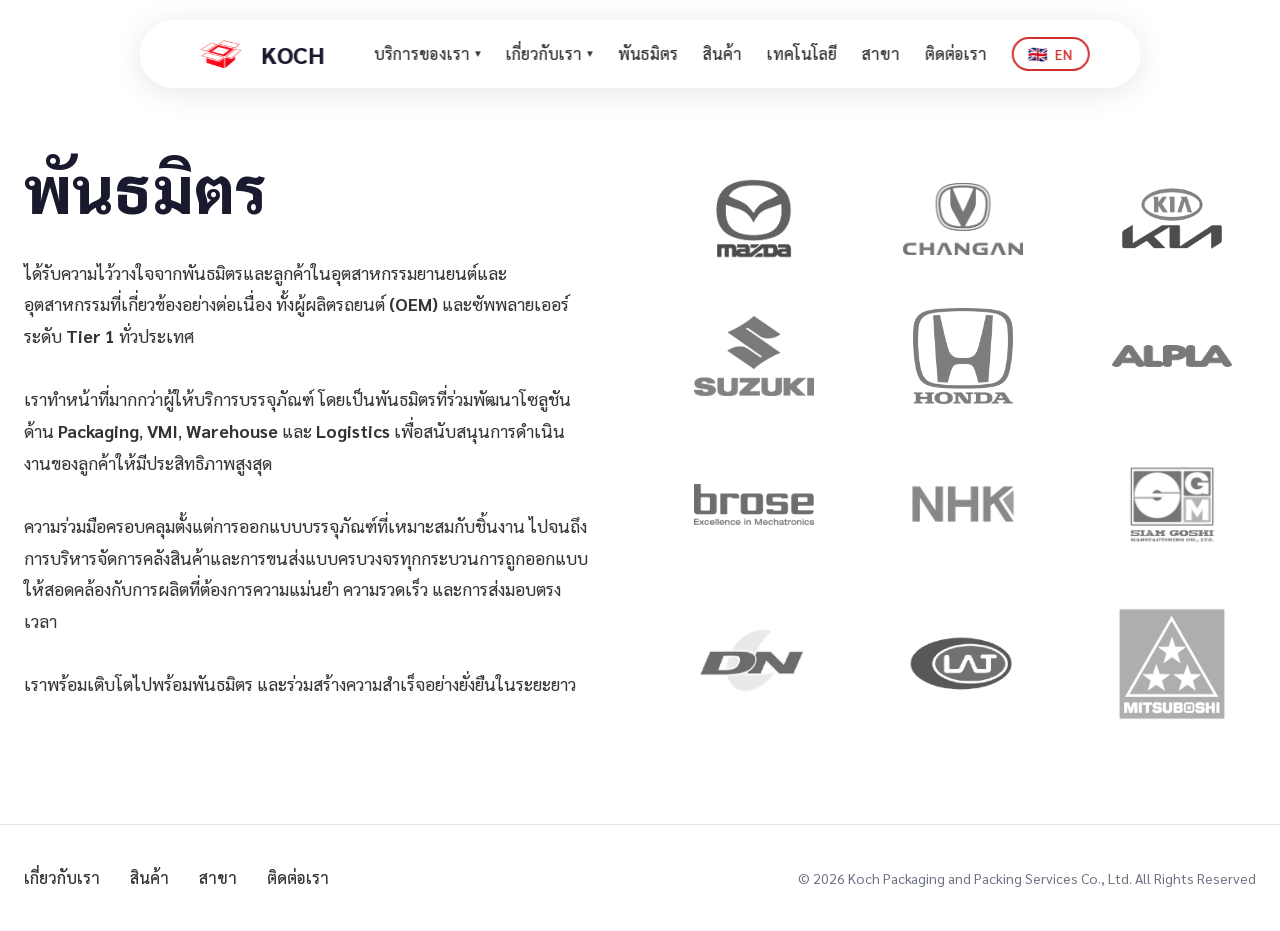
<file: partners.html>
<!doctype html>
<html lang="th">

<head>
    <meta charset="UTF-8" />
    <meta name="viewport" content="width=device-width, initial-scale=1.0" />
    <title>
        พันธมิตรของเรา - KOCH Packaging and Packing Services Co.,Ltd
    </title>
    <meta name="description"
        content="พันธมิตรของ KOCH Packaging - เราได้รับความไว้วางใจจากพันธมิตรและลูกค้าในอุตสาหกรรมยานยนต์และอุตสาหกรรมที่เกี่ยวข้อง" />

    <!-- Google SEO -->
    <meta name="robots" content="index, follow" />
    <link rel="canonical" href="https://koch-packaging-services.com/partners.html" />

    <!-- Facebook Open Graph -->
    <meta property="og:type" content="website" />
    <meta property="og:locale" content="th_TH" />
    <meta property="og:site_name" content="KOCH Packaging and Packing Services Co.,Ltd" />
    <meta property="og:title" content="พันธมิตรของเรา - KOCH Packaging and Packing Services Co.,Ltd" />
    <meta property="og:description" content="พันธมิตรของ KOCH Packaging - เราได้รับความไว้วางใจจากพันธมิตรและลูกค้าในอุตสาหกรรมยานยนต์และอุตสาหกรรมที่เกี่ยวข้อง" />
    <meta property="og:url" content="https://koch-packaging-services.com/partners.html" />
    <meta property="og:image" content="https://koch-packaging-services.com/scr/assets/carousel/company/Gemini_Generated_Image_o9ab0wo9.png" />

    <!-- Favicon -->
    <link rel="icon" type="image/png" href="scr/assets/logo company/logo.png" />

    <!-- Google Fonts - Sarabun -->
    <link rel="preconnect" href="https://fonts.googleapis.com" />
    <link rel="preconnect" href="https://fonts.gstatic.com" crossorigin />
    <link href="https://fonts.googleapis.com/css2?family=Sarabun:wght@400;500;600;700;800&display=swap"
        rel="stylesheet" />

    <!-- Styles -->
    <link rel="stylesheet" href="styles.css" />
</head>

<body>
    <!-- ============================================
       Header / Navigation
       ============================================ -->
    <header class="header" id="header">
        <nav class="nav">
            <a href="index.html" class="logo">
                <img src="scr/assets/logo company/logo.png" alt="KOCH Logo" />
                <span class="logo-text">KOCH</span>
            </a>

            <ul class="nav-menu" id="navMenu">
                <li class="nav-dropdown">
                    <a href="index.html#services" class="nav-link dropdown-toggle"><span data-i18n="nav.services">บริการของเรา</span> <span
                            class="dropdown-arrow">▼</span></a>
                    <ul class="dropdown-menu">
                        <li>
                            <a href="packaging-development.html" class="dropdown-link">Packaging Development</a>
                        </li>
                        <li>
                            <a href="packaging-supply-management-system.html" class="dropdown-link">Packaging Supply
                                Management System</a>
                        </li>
                        <li>
                            <a href="warehouse-management.html" class="dropdown-link">Warehouse & Operation
                                Management</a>
                        </li>
                        <li>
                            <a href="transportation-service.html" class="dropdown-link">Transportation Inhouse Fleet &
                                System</a>
                        </li>
                    </ul>
                </li>
                <li class="nav-dropdown">
                    <a href="index.html#about" class="nav-link dropdown-toggle"><span data-i18n="nav.about">เกี่ยวกับเรา</span> <span
                            class="dropdown-arrow">▼</span></a>
                    <ul class="dropdown-menu">
                        <li>
                            <a href="company.html" class="dropdown-link" data-i18n="nav.company">บริษัท Koch</a>
                        </li>
                        <li>
                            <a href="expertise.html" class="dropdown-link" data-i18n="nav.expertise">ความเชี่ยวชาญของเรา</a>
                        </li>
                        <li>
                            <a href="vision.html" class="dropdown-link" data-i18n="nav.vision">วิสัยทัศน์</a>
                        </li>
                        <!-- <li>
                            <a href="index.html#performance" class="dropdown-link">ผลประกอบการ</a>
                        </li> -->
                        <!-- <li>
                            <a href="organization.html" class="dropdown-link">องค์กร</a>
                        </li> -->
                    </ul>
                </li>
                <li><a href="partners.html" class="nav-link active" data-i18n="nav.partners">พันธมิตร</a></li>
                <li><a href="products.html" class="nav-link" data-i18n="nav.products">สินค้า</a></li>
                <li>
                    <a href="technology.html" class="nav-link" data-i18n="nav.technology">เทคโนโลยี</a>
                </li>
                <li><a href="branches.html" class="nav-link" data-i18n="nav.branches">สาขา</a></li>
                <li><a href="contact.html" class="nav-link" data-i18n="nav.contact">ติดต่อเรา</a></li>
                <!-- <li><a href="#" class="btn btn-primary">Login ↗</a></li> -->
                <li class="nav-lang-item"><button class="lang-toggle-btn" data-current-lang="th"><span class="lang-globe">🇬🇧</span><span class="lang-toggle-label">EN</span></button></li>
                <li class="mobile-lang-toggle"><button class="lang-toggle-btn" data-current-lang="th"><span class="lang-globe">🇬🇧</span><span class="lang-toggle-label">EN</span></button></li>
            </ul>

            <button class="mobile-menu-btn" id="mobileMenuBtn" aria-label="Toggle Menu">
                <span></span>
                <span></span>
                <span></span>
            </button>
        </nav>
    </header>

    <!-- ============================================
       Partners Section
       ============================================ -->
    <section class="section partners-section section-page-header" id="partners">
        <div class="container">
            <div class="expertise-content">
                <!-- Info Column (Left) -->
                <div class="expertise-info animate-on-scroll">
                    <h2 class="expertise-title" data-i18n="partners.title">พันธมิตร</h2>
                    <div class="company-text-content">
                        <p class="expertise-desc" style="font-size: 1.1rem; line-height: 1.8;" data-i18n-html="partners.desc">
                            ได้รับความไว้วางใจจากพันธมิตรและลูกค้าในอุตสาหกรรมยานยนต์และอุตสาหกรรมที่เกี่ยวข้องอย่างต่อเนื่อง
                            ทั้งผู้ผลิตรถยนต์ <strong>(OEM)</strong> และซัพพลายเออร์ระดับ <strong>Tier 1</strong>
                            ทั่วประเทศ
                            <br><br>
                            เราทำหน้าที่มากกว่าผู้ให้บริการบรรจุภัณฑ์ โดยเป็นพันธมิตรที่ร่วมพัฒนาโซลูชันด้าน
                            <strong>Packaging</strong>,
                            <strong>VMI</strong>, <strong>Warehouse</strong> และ <strong>Logistics</strong>
                            เพื่อสนับสนุนการดำเนินงานของลูกค้าให้มีประสิทธิภาพสูงสุด
                            <br><br>
                            ความร่วมมือครอบคลุมตั้งแต่การออกแบบบรรจุภัณฑ์ที่เหมาะสมกับชิ้นงาน
                            ไปจนถึงการบริหารจัดการคลังสินค้าและการขนส่งแบบครบวงจรทุกกระบวนการถูกออกแบบให้สอดคล้องกับการผลิตที่ต้องการความแม่นยำ
                            ความรวดเร็ว และการส่งมอบตรงเวลา
                            <br><br>
                            เราพร้อมเติบโตไปพร้อมพันธมิตร และร่วมสร้างความสำเร็จอย่างยั่งยืนในระยะยาว
                        </p>
                    </div>
                </div>

                <!-- Images Column (Right) -->
                <div class="expertise-images animate-on-scroll">
                    <div class="partners-grid">
                        <img src="scr/assets/logo customer/Mazda.png" alt="Mazda" class="customer-logo" />
                        <img src="scr/assets/logo customer/Changan.png" alt="Changan" class="customer-logo" />
                        <img src="scr/assets/logo customer/Kn.webp" alt="Kia" class="customer-logo" />
                        <img src="scr/assets/logo customer/Suzuki.png" alt="Suzuki" class="customer-logo" />
                        <img src="scr/assets/logo customer/Honda.png" alt="Honda" class="customer-logo"
                            style="max-width: 100px;" />
                        <img src="scr/assets/logo customer/Alpla.png" alt="Alpla" class="customer-logo logo-sm" />
                        <img src="scr/assets/logo customer/BROSE_Excellence.png" alt="Brose" class="customer-logo" />
                        <img src="scr/assets/logo customer/nhk.webp" alt="NHK" class="customer-logo logo-lg" />
                        <img src="scr/assets/logo customer/siam goshi.jpg" alt="Siam Goshi"
                            class="customer-logo logo-lg" />
                        <img src="scr/assets/logo customer/dn.png" alt="DN" class="customer-logo" />
                        <img src="scr/assets/logo customer/lat.png" alt="LAT" class="customer-logo" />
                        <img src="scr/assets/logo customer/mitsuboshi-belting-1-logo-png-transparent.png"
                            alt="Mitsuboshi" class="customer-logo" />
                    </div>
                </div>
            </div>
        </div>
    </section>

    <!-- ============================================
       Footer
       ============================================ -->
    <footer class="footer">
        <div class="container">
            <div class="footer-content">
                <nav class="footer-nav">
                    <a href="index.html#about" class="footer-link" data-i18n="footer.about">เกี่ยวกับเรา</a>
                    <a href="products.html" class="footer-link" data-i18n="footer.products">สินค้า</a>
                    <a href="branches.html" class="footer-link" data-i18n="footer.branches">สาขา</a>
                    <a href="contact.html" class="footer-link" data-i18n="footer.contact">ติดต่อเรา</a>
                </nav>



                <div class="footer-copyright">© 2026 Koch Packaging and Packing Services Co., Ltd. All Rights Reserved
                </div>
            </div>
        </div>
    </footer>

    <!-- Scripts -->
    <script src="translations.js"></script>
    <script src="scripts.js"></script>
</body>

</html>
</file>
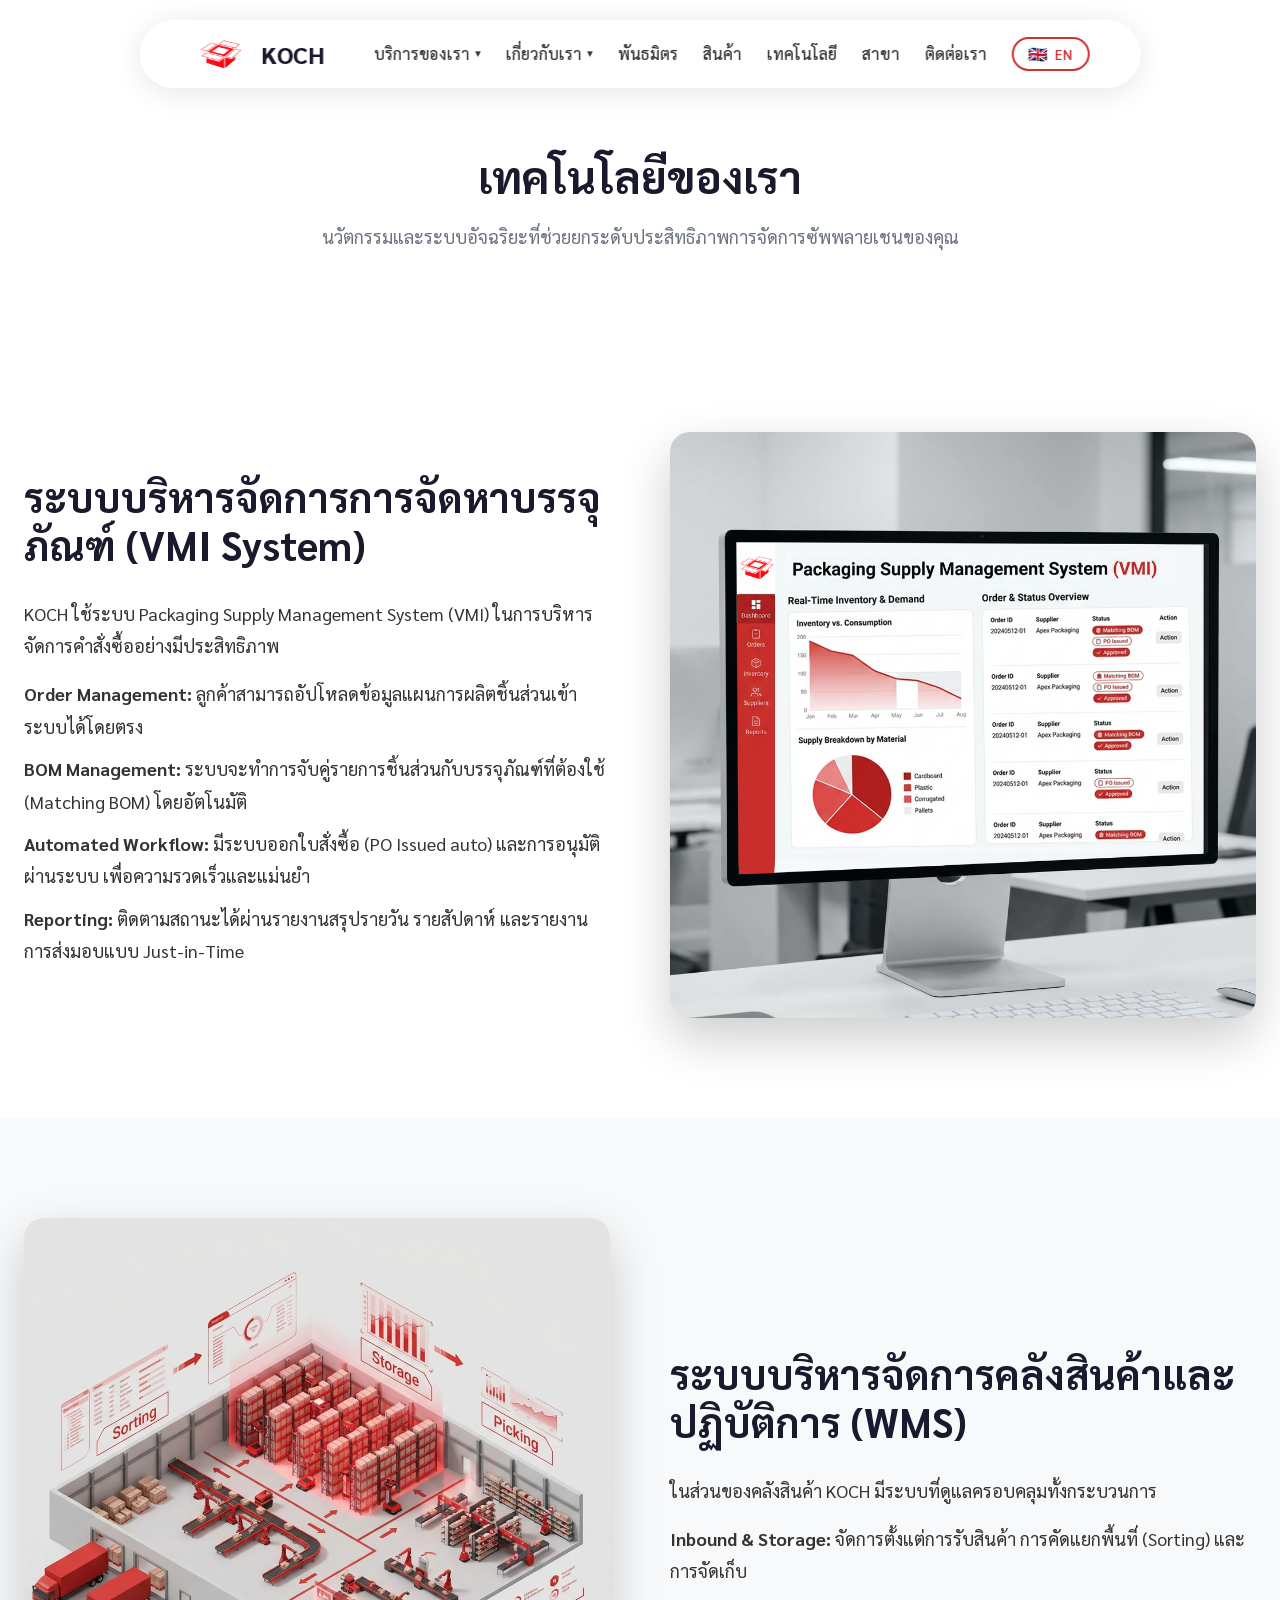
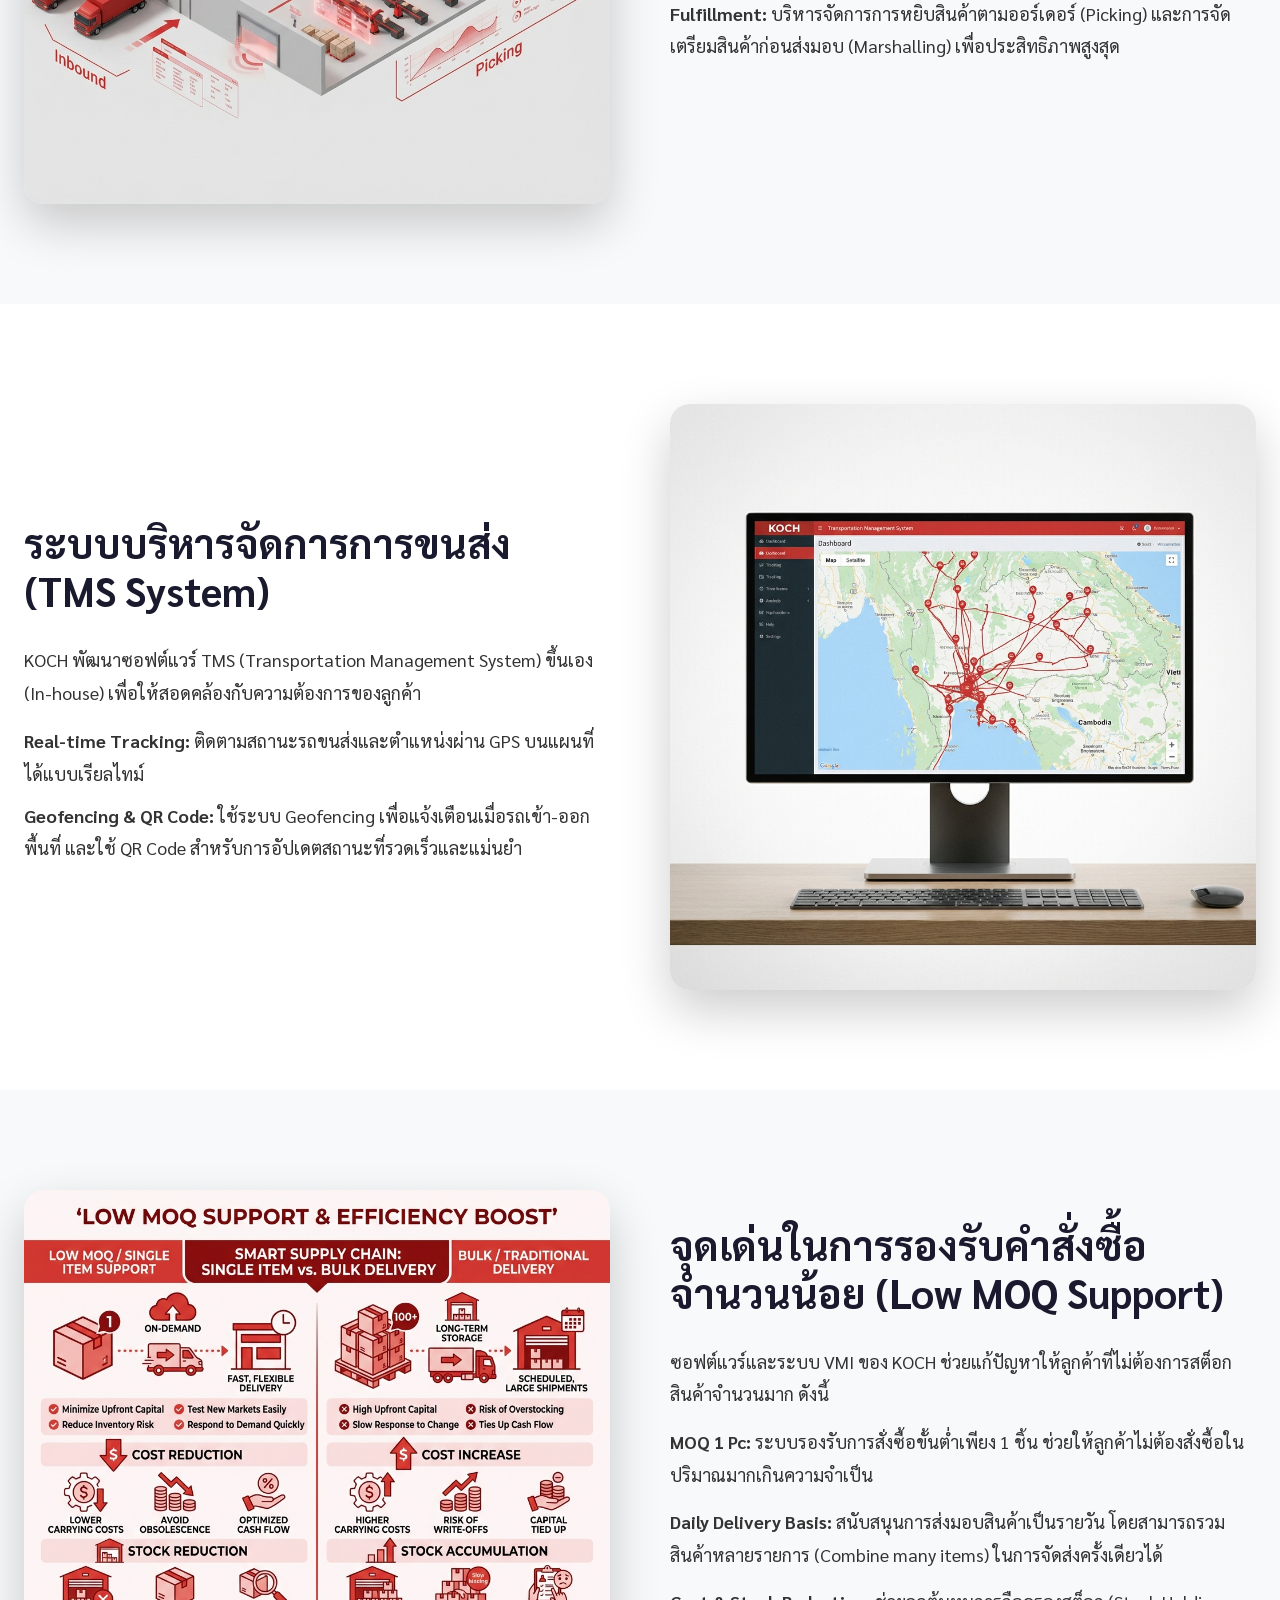
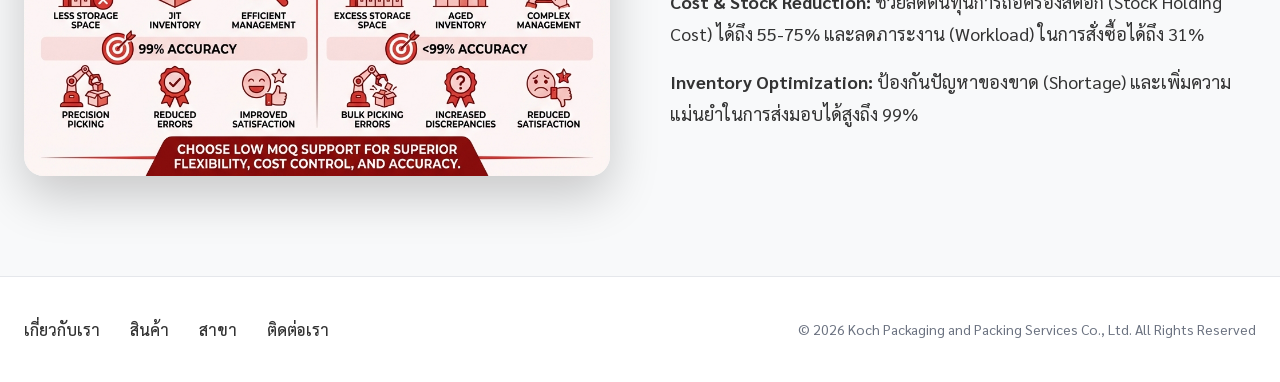
<file: technology.html>
<!doctype html>
<html lang="th">

<head>
    <meta charset="UTF-8" />
    <meta name="viewport" content="width=device-width, initial-scale=1.0" />
    <title>เทคโนโลยีของเรา - KOCH Packaging and Packing Services Co.,Ltd</title>
    <meta name="description"
        content="เทคโนโลยีของ KOCH - ระบบ VMI, WMS, TMS และ Low MOQ System ที่ทันสมัยเพื่อประสิทธิภาพสูงสุดในการบริหารจัดการซัพพลายเชน" />

    <!-- Google SEO -->
    <meta name="robots" content="index, follow" />
    <link rel="canonical" href="https://koch-packaging-services.com/technology.html" />

    <!-- Facebook Open Graph -->
    <meta property="og:type" content="website" />
    <meta property="og:locale" content="th_TH" />
    <meta property="og:site_name" content="KOCH Packaging and Packing Services Co.,Ltd" />
    <meta property="og:title" content="เทคโนโลยีของเรา - KOCH Packaging and Packing Services Co.,Ltd" />
    <meta property="og:description" content="เทคโนโลยีของ KOCH - ระบบ VMI, WMS, TMS และ Low MOQ System ที่ทันสมัยเพื่อประสิทธิภาพสูงสุดในการบริหารจัดการซัพพลายเชน" />
    <meta property="og:url" content="https://koch-packaging-services.com/technology.html" />
    <meta property="og:image" content="https://koch-packaging-services.com/scr/assets/carousel/company/Gemini_Generated_Image_o9ab0wo9.png" />

    <!-- Favicon -->
    <link rel="icon" type="image/png" href="scr/assets/logo company/logo.png" />

    <!-- Google Fonts - Sarabun -->
    <link rel="preconnect" href="https://fonts.googleapis.com" />
    <link rel="preconnect" href="https://fonts.gstatic.com" crossorigin />
    <link href="https://fonts.googleapis.com/css2?family=Sarabun:wght@400;500;600;700;800&display=swap"
        rel="stylesheet" />

    <!-- Styles -->
    <link rel="stylesheet" href="styles.css" />
</head>

<body>
    <!-- ============================================
       Header / Navigation
       ============================================ -->
    <header class="header" id="header">
        <nav class="nav">
            <a href="index.html" class="logo">
                <img src="scr/assets/logo company/logo.png" alt="KOCH Logo" />
                <span class="logo-text">KOCH</span>
            </a>

            <ul class="nav-menu" id="navMenu">
                <li class="nav-dropdown">
                    <a href="index.html#services" class="nav-link dropdown-toggle"><span data-i18n="nav.services">บริการของเรา</span> <span
                            class="dropdown-arrow">▼</span></a>
                    <ul class="dropdown-menu">
                        <li>
                            <a href="packaging-development.html" class="dropdown-link">Packaging Development</a>
                        </li>
                        <li>
                            <a href="packaging-supply-management-system.html" class="dropdown-link">Packaging Supply
                                Management
                                System</a>
                        </li>
                        <li>
                            <a href="warehouse-management.html" class="dropdown-link">Warehouse & Operation
                                Management</a>
                        </li>
                        <li>
                            <a href="transportation-service.html" class="dropdown-link">Transportation Inhouse Fleet &
                                System</a>
                        </li>
                    </ul>
                </li>
                <li class="nav-dropdown">
                    <a href="index.html#about" class="nav-link dropdown-toggle"><span data-i18n="nav.about">เกี่ยวกับเรา</span> <span
                            class="dropdown-arrow">▼</span></a>
                    <ul class="dropdown-menu">
                        <li>
                            <a href="company.html" class="dropdown-link" data-i18n="nav.company">บริษัท Koch</a>
                        </li>
                        <li>
                            <a href="expertise.html" class="dropdown-link" data-i18n="nav.expertise">ความเชี่ยวชาญของเรา</a>
                        </li>
                        <li>
                            <a href="vision.html" class="dropdown-link" data-i18n="nav.vision">วิสัยทัศน์</a>
                        </li>
                        <!-- <li>
                            <a href="index.html#performance" class="dropdown-link">ผลประกอบการ</a>
                        </li> -->
                        <!-- <li>
                            <a href="organization.html" class="dropdown-link">องค์กร</a>
                        </li> -->
                    </ul>
                </li>
                <li><a href="partners.html" class="nav-link" data-i18n="nav.partners">พันธมิตร</a></li>
                <li><a href="products.html" class="nav-link" data-i18n="nav.products">สินค้า</a></li>
                <li>
                    <a href="technology.html" class="nav-link active" data-i18n="nav.technology">เทคโนโลยี</a>
                </li>
                <li><a href="branches.html" class="nav-link" data-i18n="nav.branches">สาขา</a></li>
                <li><a href="contact.html" class="nav-link" data-i18n="nav.contact">ติดต่อเรา</a></li>
                <!-- <li><a href="#" class="btn btn-primary">Login ↗</a></li> -->
                <li class="nav-lang-item"><button class="lang-toggle-btn" data-current-lang="th"><span class="lang-globe">🇬🇧</span><span class="lang-toggle-label">EN</span></button></li>
                <li class="mobile-lang-toggle"><button class="lang-toggle-btn" data-current-lang="th"><span class="lang-globe">🇬🇧</span><span class="lang-toggle-label">EN</span></button></li>
            </ul>

            <button class="mobile-menu-btn" id="mobileMenuBtn" aria-label="Toggle Menu">
                <span></span>
                <span></span>
                <span></span>
            </button>
        </nav>
    </header>

    <!-- ============================================
       Technology Header
       ============================================ -->
    <section class="section section-page-header" id="technology-header" style="padding-bottom: 20px;">
        <div class="container">
            <div class="section-header animate-on-scroll">
                <h2 class="section-title" data-i18n="tech.title">เทคโนโลยีของเรา</h2>
                <p class="section-subtitle" data-i18n="tech.subtitle">
                    นวัตกรรมและระบบอัจฉริยะที่ช่วยยกระดับประสิทธิภาพการจัดการซัพพลายเชนของคุณ
                </p>
            </div>
        </div>
    </section>

    <!-- ============================================
       1. VMI System (Text Left, Image Right, White BG)
       ============================================ -->
    <section class="section bg-white" id="vmi-tech">
        <div class="container">
            <div class="about-wrapper">
                <div class="about-content animate-on-scroll">
                    <h2 class="about-title" style="font-size: 2.5rem;" data-i18n="tech.vmi.title">ระบบบริหารจัดการการจัดหาบรรจุภัณฑ์ (VMI System)
                    </h2>
                    <div class="about-text">
                        <p data-i18n-html="tech.vmi.desc">
                            KOCH ใช้ระบบ Packaging Supply Management System (VMI)
                            ในการบริหารจัดการคำสั่งซื้ออย่างมีประสิทธิภาพ
                        </p>
                        <ul class="list-unstyled">
                            <li class="mb-10" data-i18n-html="tech.vmi.order">
                                <strong>Order Management:</strong>
                                ลูกค้าสามารถอัปโหลดข้อมูลแผนการผลิตชิ้นส่วนเข้าระบบได้โดยตรง
                            </li>
                            <li class="mb-10" data-i18n-html="tech.vmi.bom">
                                <strong>BOM Management:</strong> ระบบจะทำการจับคู่รายการชิ้นส่วนกับบรรจุภัณฑ์ที่ต้องใช้
                                (Matching BOM) โดยอัตโนมัติ
                            </li>
                            <li class="mb-10" data-i18n-html="tech.vmi.workflow">
                                <strong>Automated Workflow:</strong> มีระบบออกใบสั่งซื้อ (PO Issued auto)
                                และการอนุมัติผ่านระบบ เพื่อความรวดเร็วและแม่นยำ
                            </li>
                            <li class="mb-10" data-i18n-html="tech.vmi.reporting">
                                <strong>Reporting:</strong> ติดตามสถานะได้ผ่านรายงานสรุปรายวัน รายสัปดาห์
                                และรายงานการส่งมอบแบบ Just-in-Time
                            </li>
                        </ul>
                    </div>
                </div>
                <div class="about-model animate-on-scroll">
                    <img src="scr/assets/tech_vmi_system.png" alt="VMI System Dashboard"
                        style="width: 100%; height: auto; border-radius: var(--radius-lg); box-shadow: var(--shadow-xl);"
                        width="600" height="400" />
                </div>
            </div>
        </div>
    </section>

    <!-- ============================================
       2. WMS System (Image Left, Text Right, Gray BG)
       ============================================ -->
    <section class="section bg-light" id="wms-tech">
        <div class="container">
            <div class="about-wrapper">
                <!-- Mobile Reverse Order handled via CSS if needed, but standard logic -> flex-direction -->
                <!-- For Grid, we swap order in mobile usually, but here desktop: Image Left -->
                <div class="about-model animate-on-scroll">
                    <img src="scr/assets/tech_wms_system.png" alt="Warehouse Management System"
                        style="width: 100%; height: auto; border-radius: var(--radius-lg); box-shadow: var(--shadow-xl);"
                        width="600" height="400" />
                </div>
                <div class="about-content animate-on-scroll">
                    <h2 class="about-title" style="font-size: 2.5rem;" data-i18n="tech.wms.title">ระบบบริหารจัดการคลังสินค้าและปฏิบัติการ (WMS)
                    </h2>
                    <div class="about-text">
                        <p data-i18n="tech.wms.desc">
                            ในส่วนของคลังสินค้า KOCH มีระบบที่ดูแลครอบคลุมทั้งกระบวนการ
                        </p>
                        <ul class="list-unstyled">
                            <li class="mb-10" data-i18n-html="tech.wms.inbound">
                                <strong>Inbound & Storage:</strong> จัดการตั้งแต่การรับสินค้า การคัดแยกพื้นที่ (Sorting)
                                และการจัดเก็บ
                            </li>
                            <li class="mb-10" data-i18n-html="tech.wms.fulfillment">
                                <strong>Fulfillment:</strong> บริหารจัดการการหยิบสินค้าตามออร์เดอร์ (Picking)
                                และการจัดเตรียมสินค้าก่อนส่งมอบ (Marshalling) เพื่อประสิทธิภาพสูงสุด
                            </li>
                        </ul>
                    </div>
                </div>
            </div>
        </div>
    </section>

    <!-- ============================================
       3. TMS System (Text Left, Image Right, White BG)
       ============================================ -->
    <section class="section bg-white" id="tms-tech">
        <div class="container">
            <div class="about-wrapper">
                <div class="about-content animate-on-scroll">
                    <h2 class="about-title" style="font-size: 2.5rem;" data-i18n="tech.tms.title">ระบบบริหารจัดการการขนส่ง (TMS System)</h2>
                    <div class="about-text">
                        <p data-i18n="tech.tms.desc">
                            KOCH พัฒนาซอฟต์แวร์ TMS (Transportation Management System) ขึ้นเอง (In-house)
                            เพื่อให้สอดคล้องกับความต้องการของลูกค้า
                        </p>
                        <ul class="list-unstyled">
                            <li class="mb-10" data-i18n-html="tech.tms.tracking">
                                <strong>Real-time Tracking:</strong> ติดตามสถานะรถขนส่งและตำแหน่งผ่าน GPS
                                บนแผนที่ได้แบบเรียลไทม์
                            </li>
                            <li class="mb-10" data-i18n-html="tech.tms.geofencing">
                                <strong>Geofencing & QR Code:</strong> ใช้ระบบ Geofencing
                                เพื่อแจ้งเตือนเมื่อรถเข้า-ออกพื้นที่ และใช้ QR Code
                                สำหรับการอัปเดตสถานะที่รวดเร็วและแม่นยำ
                            </li>
                        </ul>
                    </div>
                </div>
                <div class="about-model animate-on-scroll">
                    <img src="scr/assets/tech_tms_system.png" alt="Transportation Management System"
                        style="width: 100%; height: auto; border-radius: var(--radius-lg); box-shadow: var(--shadow-xl);"
                        width="600" height="400" />
                </div>
            </div>
        </div>
    </section>

    <!-- ============================================
       4. Low MOQ Support (Image Left, Text Right, Gray BG)
       ============================================ -->
    <section class="section bg-light" id="low-moq-tech">
        <div class="container">
            <div class="about-wrapper">
                <div class="about-model animate-on-scroll">
                    <img src="scr/assets/tech_low_moq.png" alt="Low MOQ Support"
                        style="width: 100%; height: auto; border-radius: var(--radius-lg); box-shadow: var(--shadow-xl);"
                        width="600" height="400" />
                </div>
                <div class="about-content animate-on-scroll">
                    <h2 class="about-title" style="font-size: 2.5rem;" data-i18n="tech.moq.title">จุดเด่นในการรองรับคำสั่งซื้อจำนวนน้อย (Low MOQ
                        Support)</h2>
                    <div class="about-text">
                        <p data-i18n="tech.moq.desc">
                            ซอฟต์แวร์และระบบ VMI ของ KOCH ช่วยแก้ปัญหาให้ลูกค้าที่ไม่ต้องการสต็อกสินค้าจำนวนมาก ดังนี้
                        </p>
                        <ul style="list-style: none; padding: 0;">
                            <li style="margin-bottom: 15px;" data-i18n-html="tech.moq.moq1">
                                <strong>MOQ 1 Pc:</strong> ระบบรองรับการสั่งซื้อขั้นต่ำเพียง 1 ชิ้น
                                ช่วยให้ลูกค้าไม่ต้องสั่งซื้อในปริมาณมากเกินความจำเป็น
                            </li>
                            <li style="margin-bottom: 15px;" data-i18n-html="tech.moq.daily">
                                <strong>Daily Delivery Basis:</strong> สนับสนุนการส่งมอบสินค้าเป็นรายวัน
                                โดยสามารถรวมสินค้าหลายรายการ (Combine many items) ในการจัดส่งครั้งเดียวได้
                            </li>
                            <li style="margin-bottom: 15px;" data-i18n-html="tech.moq.cost">
                                <strong>Cost & Stock Reduction:</strong> ช่วยลดต้นทุนการถือครองสต็อก (Stock Holding
                                Cost) ได้ถึง 55-75% และลดภาระงาน (Workload) ในการสั่งซื้อได้ถึง 31%
                            </li>
                            <li style="margin-bottom: 15px;" data-i18n-html="tech.moq.inventory">
                                <strong>Inventory Optimization:</strong> ป้องกันปัญหาของขาด (Shortage)
                                และเพิ่มความแม่นยำในการส่งมอบได้สูงถึง 99%
                            </li>
                        </ul>
                    </div>
                </div>
            </div>
        </div>
    </section>

    <!-- ============================================
       Footer
       ============================================ -->
    <footer class="footer">
        <div class="container">
            <div class="footer-content">
                <nav class="footer-nav">
                    <a href="index.html#about" class="footer-link" data-i18n="footer.about">เกี่ยวกับเรา</a>
                    <a href="products.html" class="footer-link" data-i18n="footer.products">สินค้า</a>
                    <a href="branches.html" class="footer-link" data-i18n="footer.branches">สาขา</a>
                    <a href="contact.html" class="footer-link" data-i18n="footer.contact">ติดต่อเรา</a>
                </nav>



                <div class="footer-copyright">© 2026 Koch Packaging and Packing Services Co., Ltd. All Rights Reserved
                </div>
            </div>
        </div>
    </footer>

    <!-- Scripts -->
    <script src="translations.js"></script>
    <script src="scripts.js"></script>
</body>

</html>
</file>
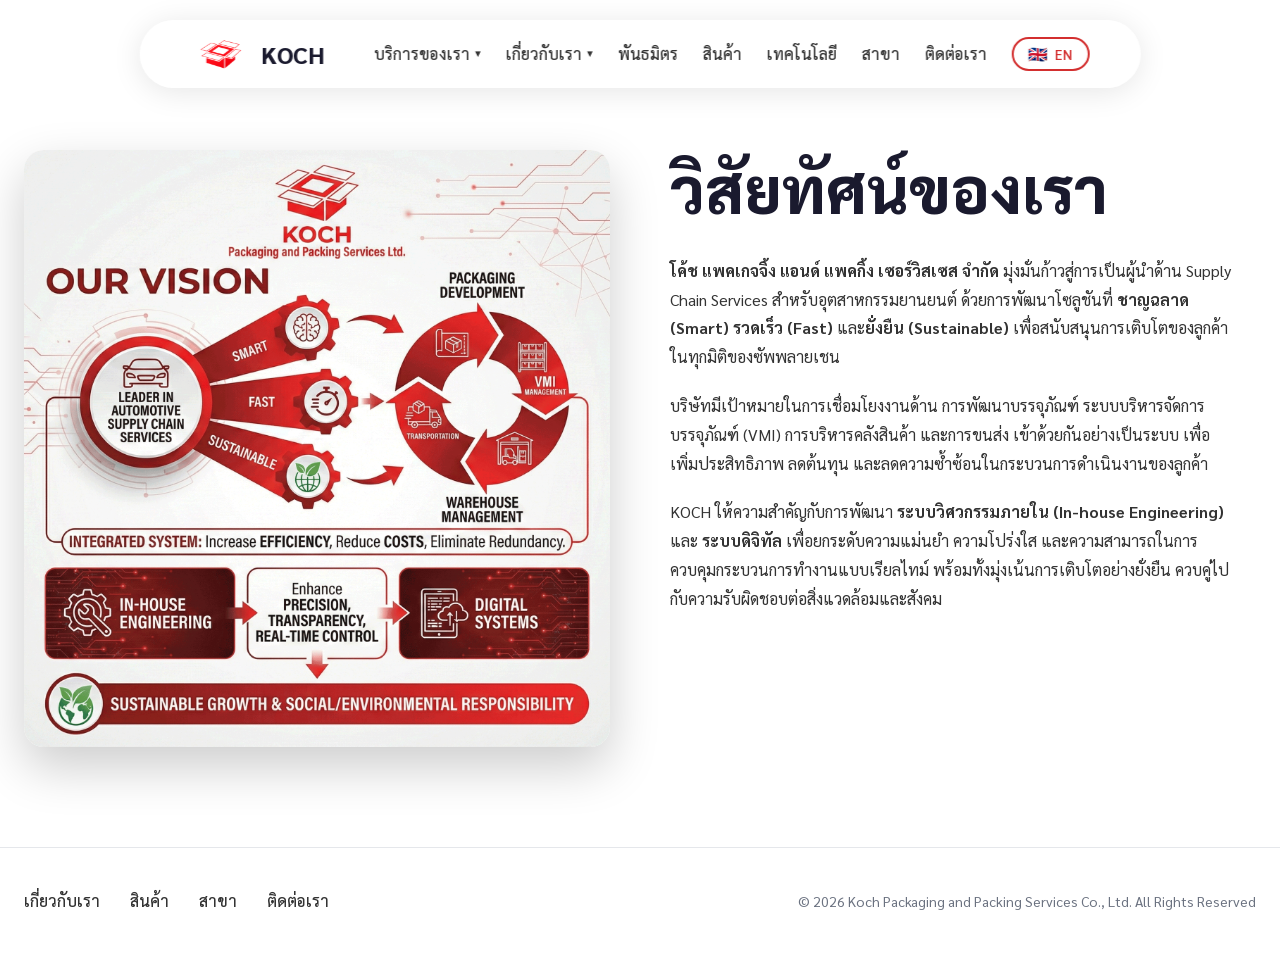
<file: vision.html>
<!doctype html>
<html lang="th">

<head>
    <meta charset="UTF-8" />
    <meta name="viewport" content="width=device-width, initial-scale=1.0" />
    <title>
        วิสัยทัศน์ของเรา - KOCH Packaging and Packing Services Co.,Ltd
    </title>
    <meta name="description"
        content="วิสัยทัศน์ของ KOCH Packaging - มุ่งมั่นก้าวสู่การเป็นผู้นำด้าน Supply Chain Services สำหรับอุตสาหกรรมยานยนต์" />

    <!-- Google SEO -->
    <meta name="robots" content="index, follow" />
    <link rel="canonical" href="https://koch-packaging-services.com/vision.html" />

    <!-- Facebook Open Graph -->
    <meta property="og:type" content="website" />
    <meta property="og:locale" content="th_TH" />
    <meta property="og:site_name" content="KOCH Packaging and Packing Services Co.,Ltd" />
    <meta property="og:title" content="วิสัยทัศน์ของเรา - KOCH Packaging and Packing Services Co.,Ltd" />
    <meta property="og:description" content="วิสัยทัศน์ของ KOCH Packaging - มุ่งมั่นก้าวสู่การเป็นผู้นำด้าน Supply Chain Services สำหรับอุตสาหกรรมยานยนต์" />
    <meta property="og:url" content="https://koch-packaging-services.com/vision.html" />
    <meta property="og:image" content="https://koch-packaging-services.com/scr/assets/carousel/company/Gemini_Generated_Image_o9ab0wo9.png" />

    <!-- Favicon -->
    <link rel="icon" type="image/png" href="scr/assets/logo company/logo.png" />

    <!-- Google Fonts - Sarabun -->
    <link rel="preconnect" href="https://fonts.googleapis.com" />
    <link rel="preconnect" href="https://fonts.gstatic.com" crossorigin />
    <link href="https://fonts.googleapis.com/css2?family=Sarabun:wght@400;500;600;700;800&display=swap"
        rel="stylesheet" />

    <!-- Styles -->
    <link rel="stylesheet" href="styles.css" />
</head>

<body>
    <!-- ============================================
       Header / Navigation
       ============================================ -->
    <header class="header" id="header">
        <nav class="nav">
            <a href="index.html" class="logo">
                <img src="scr/assets/logo company/logo.png" alt="KOCH Logo" />
                <span class="logo-text">KOCH</span>
            </a>

            <ul class="nav-menu" id="navMenu">
                <li class="nav-dropdown">
                    <a href="index.html#services" class="nav-link dropdown-toggle"><span data-i18n="nav.services">บริการของเรา</span> <span
                            class="dropdown-arrow">▼</span></a>
                    <ul class="dropdown-menu">
                        <li>
                            <a href="packaging-development.html" class="dropdown-link">Packaging Development</a>
                        </li>
                        <li>
                            <a href="packaging-supply-management-system.html" class="dropdown-link">Packaging Supply
                                Management System</a>
                        </li>
                        <li>
                            <a href="warehouse-management.html" class="dropdown-link">Warehouse & Operation
                                Management</a>
                        </li>
                        <li>
                            <a href="transportation-service.html" class="dropdown-link">Transportation Inhouse Fleet &
                                System</a>
                        </li>
                    </ul>
                </li>
                <li class="nav-dropdown">
                    <a href="index.html#about" class="nav-link active dropdown-toggle"><span data-i18n="nav.about">เกี่ยวกับเรา</span> <span
                            class="dropdown-arrow">▼</span></a>
                    <ul class="dropdown-menu">
                        <li>
                            <a href="company.html" class="dropdown-link" data-i18n="nav.company">บริษัท Koch</a>
                        </li>
                        <li>
                            <a href="expertise.html" class="dropdown-link" data-i18n="nav.expertise">ความเชี่ยวชาญของเรา</a>
                        </li>
                        <li>
                            <a href="vision.html" class="dropdown-link active" data-i18n="nav.vision">วิสัยทัศน์</a>
                        </li>
                        <!-- <li>
                            <a href="index.html#performance" class="dropdown-link">ผลประกอบการ</a>
                        </li> -->
                        <!-- <li>
                            <a href="organization.html" class="dropdown-link">องค์กร</a>
                        </li> -->
                    </ul>
                </li>
                <li><a href="partners.html" class="nav-link" data-i18n="nav.partners">พันธมิตร</a></li>
                <li><a href="products.html" class="nav-link" data-i18n="nav.products">สินค้า</a></li>
                <li>
                    <a href="technology.html" class="nav-link" data-i18n="nav.technology">เทคโนโลยี</a>
                </li>
                <li><a href="branches.html" class="nav-link" data-i18n="nav.branches">สาขา</a></li>
                <li><a href="contact.html" class="nav-link" data-i18n="nav.contact">ติดต่อเรา</a></li>
                <!-- <li><a href="#" class="btn btn-primary">Login ↗</a></li> -->
                <li class="nav-lang-item"><button class="lang-toggle-btn" data-current-lang="th"><span class="lang-globe">🇬🇧</span><span class="lang-toggle-label">EN</span></button></li>
                <li class="mobile-lang-toggle"><button class="lang-toggle-btn" data-current-lang="th"><span class="lang-globe">🇬🇧</span><span class="lang-toggle-label">EN</span></button></li>
            </ul>

            <button class="mobile-menu-btn" id="mobileMenuBtn" aria-label="Toggle Menu">
                <span></span>
                <span></span>
                <span></span>
            </button>
        </nav>
    </header>

    <!-- ============================================
       Company History Section
       ============================================ -->
    <!-- ============================================
       Vision Section
       ============================================ -->
    <section class="section vision-section pt-150" id="vision">
        <div class="container">


            <div class="expertise-content mobile-reverse">
                <div class="expertise-images animate-on-scroll">
                    <!-- Vision Image -->
                    <div class="vision-image-container">
                        <img src="scr/assets/Gemini_Generated_Image_vision.png" alt="KOCH Vision"
                            style="width: 100%; height: auto; border-radius: var(--radius-lg); box-shadow: var(--shadow-xl);"
                            width="600" height="400" />
                    </div>
                </div>

                <div class="expertise-info animate-on-scroll">
                    <h2 class="expertise-title" data-i18n="vision.title">วิสัยทัศน์ของเรา</h2>
                    <div class="company-text-content">
                        <p class="expertise-desc" style="margin-bottom: 20px;" data-i18n-html="vision.text1">
                            <strong>โค้ช แพคเกจจิ้ง แอนด์ แพคกิ้ง เซอร์วิสเซส จำกัด</strong>
                            มุ่งมั่นก้าวสู่การเป็นผู้นำด้าน Supply Chain Services สำหรับอุตสาหกรรมยานยนต์
                            ด้วยการพัฒนาโซลูชันที่ <strong>ชาญฉลาด (Smart)</strong> <strong>รวดเร็ว (Fast)</strong>
                            และ<strong>ยั่งยืน (Sustainable)</strong>
                            เพื่อสนับสนุนการเติบโตของลูกค้าในทุกมิติของซัพพลายเชน
                        </p>
                        <p class="expertise-desc" style="margin-bottom: 20px;" data-i18n="vision.text2">
                            บริษัทมีเป้าหมายในการเชื่อมโยงงานด้าน การพัฒนาบรรจุภัณฑ์ ระบบบริหารจัดการบรรจุภัณฑ์ (VMI)
                            การบริหารคลังสินค้า และการขนส่ง เข้าด้วยกันอย่างเป็นระบบ เพื่อเพิ่มประสิทธิภาพ ลดต้นทุน
                            และลดความซ้ำซ้อนในกระบวนการดำเนินงานของลูกค้า
                        </p>
                        <p class="expertise-desc" data-i18n-html="vision.text3">
                            KOCH ให้ความสำคัญกับการพัฒนา <strong>ระบบวิศวกรรมภายใน (In-house Engineering)</strong> และ
                            <strong>ระบบดิจิทัล</strong> เพื่อยกระดับความแม่นยำ ความโปร่งใส
                            และความสามารถในการควบคุมกระบวนการทำงานแบบเรียลไทม์ พร้อมทั้งมุ่งเน้นการเติบโตอย่างยั่งยืน
                            ควบคู่ไปกับความรับผิดชอบต่อสิ่งแวดล้อมและสังคม
                        </p>
                    </div>
                </div>
            </div>
        </div>
    </section>

    <!-- ============================================
       Footer
       ============================================ -->
    <footer class="footer">
        <div class="container">
            <div class="footer-content">
                <nav class="footer-nav">
                    <a href="index.html#about" class="footer-link" data-i18n="footer.about">เกี่ยวกับเรา</a>
                    <a href="products.html" class="footer-link" data-i18n="footer.products">สินค้า</a>
                    <a href="branches.html" class="footer-link" data-i18n="footer.branches">สาขา</a>
                    <a href="contact.html" class="footer-link" data-i18n="footer.contact">ติดต่อเรา</a>
                </nav>



                <div class="footer-copyright">© 2026 Koch Packaging and Packing Services Co., Ltd. All Rights Reserved
                </div>
            </div>
        </div>
    </footer>

    <!-- Scripts -->
    <script src="translations.js"></script>
    <script src="scripts.js"></script>
</body>

</html>
</file>
<file: styles.css>
/* ============================================
   KOCH Packaging Website - Styles
   ============================================ */

/* ============================================
   TABLE OF CONTENTS
   ============================================
   
   1. CSS Variables (Design System)
   2. Reset & Base Styles
   3. Typography
   4. Layout (Container, Section)
   5. Header / Navigation
   6. Hero Section
   7. Services Section
   8. About Section
   9. Stats Section
   10. Expertise Section
   11. Products Section
   12. Technology Section
   13. Branches Section
   14. Contact Section
   15. Footer
   16. Components (Buttons, Cards, Carousel)
   17. Animations
   18. Responsive Breakpoints
   
/* ============================================
   1. CSS VARIABLES (Design System)
   ============================================ */
:root {
  /* Colors */
  --color-primary: #d32f2f;
  --color-primary-dark: #b71c1c;
  --color-primary-light: #ef5350;
  --color-navy: #1a1a2e;
  --color-navy-light: #2d2d44;
  --color-white: #ffffff;
  --color-light: #f8f9fa;
  --color-gray: #333333;
  --color-gray-light: #6b7280;
  --color-border: #e5e7eb;

  /* Typography */
  --font-family: "Sarabun", -apple-system, BlinkMacSystemFont, sans-serif;

  /* Spacing */
  --section-padding: 100px 0;
  --section-padding-mobile: 60px 0;
  --container-max: 1280px;
  --container-padding: 0 24px;

  /* Animations */
  --transition-fast: 0.2s ease;
  --transition-medium: 0.3s ease;
  --transition-slow: 0.5s ease;

  /* Shadows */
  --shadow-sm: 0 1px 3px rgba(0, 0, 0, 0.1);
  --shadow-md: 0 4px 6px rgba(0, 0, 0, 0.1);
  --shadow-lg: 0 10px 25px rgba(0, 0, 0, 0.15);
  --shadow-xl: 0 20px 50px rgba(0, 0, 0, 0.2);

  /* Border Radius */
  --radius-sm: 8px;
  --radius-md: 12px;
  --radius-lg: 20px;
  --radius-xl: 30px;
}

/* Reset & Base */
*,
*::before,
*::after {
  box-sizing: border-box;
  margin: 0;
  padding: 0;
}

html {
  scroll-behavior: smooth;
  font-size: 16px;
  scroll-padding-top: 180px;
}

body {
  font-family: var(--font-family);
  color: var(--color-gray);
  background-color: var(--color-white);
  line-height: 1.6;
  -webkit-font-smoothing: antialiased;
  -moz-osx-font-smoothing: grayscale;
}

img {
  max-width: 100%;
  height: auto;
  display: block;
}

a {
  text-decoration: none;
  color: inherit;
  transition: color var(--transition-fast);
}

ul,
ol {
  list-style: none;
}

/* Typography */
h1,
h2,
h3,
h4,
h5,
h6 {
  font-weight: 700;
  line-height: 1.2;
  color: var(--color-navy);
}

h1 {
  font-size: clamp(2rem, 5vw, 3.5rem);
}

h2 {
  font-size: clamp(1.75rem, 4vw, 2.75rem);
}

h3 {
  font-size: clamp(1.25rem, 3vw, 1.5rem);
}

p {
  margin-bottom: 1rem;
}

/* Container */
.container {
  max-width: var(--container-max);
  margin: 0 auto;
  padding: var(--container-padding);
}

/* Section Base */
.section {
  padding: var(--section-padding);
}

.section-header {
  text-align: center;
  margin-bottom: 60px;
}

.section-title {
  margin-bottom: 20px;
  position: relative;
}

.section-subtitle {
  color: var(--color-gray-light);
  font-size: 1.125rem;
  max-width: 700px;
  margin: 0 auto;
}

/* Subpage section with header offset - replaces inline style="padding-top: 150px" */
.section-page-header {
  padding-top: 150px;
}

/* ============================================
   Utility Classes
   ============================================ */
/* Margins */
.mt-0 {
  margin-top: 0;
}

.mt-10 {
  margin-top: 10px;
}

.mt-20 {
  margin-top: 20px;
}

.mt-40 {
  margin-top: 40px;
}

.mt-60 {
  margin-top: 60px;
}

.mt-80 {
  margin-top: 80px;
}

.mt-200 {
  margin-top: 200px;
}

.mb-0 {
  margin-bottom: 0;
}

.mb-10 {
  margin-bottom: 10px;
}

.mb-20 {
  margin-bottom: 20px;
}

.mb-40 {
  margin-bottom: 40px;
}

.mb-60 {
  margin-bottom: 60px;
}

.pt-0 {
  padding-top: 0;
}

.pt-150 {
  padding-top: 150px;
}

.pb-0 {
  padding-bottom: 0;
}

/* Text Alignment */
.text-left {
  text-align: left;
}

.text-center {
  text-align: center;
}

.text-right {
  text-align: right;
}

/* Backgrounds */
.bg-white {
  background-color: var(--color-white);
}

.bg-light {
  background-color: var(--color-light);
}

/* Display */
.d-block {
  display: block;
}

.d-flex {
  display: flex;
}

.d-grid {
  display: grid;
}

.d-none {
  display: none;
}

/* Width/Height */
.w-100 {
  width: 100%;
}

.h-auto {
  height: auto;
}

/* Image Utilities */
.img-fluid {
  max-width: 100%;
  height: auto;
}

.img-rounded {
  border-radius: var(--radius-md);
}

/* List Utilities */
.list-unstyled {
  list-style: none;
  padding: 0;
  margin: 0;
}

/* ============================================
   Header / Navigation
   ============================================ */
.header {
  position: fixed;
  top: 20px;
  left: 50%;
  transform: translateX(-50%);
  z-index: 1000;
  background: rgba(255, 255, 255, 0.4);
  backdrop-filter: blur(20px);
  -webkit-backdrop-filter: blur(20px);
  transition: var(--transition-medium);
  border-radius: 50px;
  box-shadow: 0 4px 30px rgba(0, 0, 0, 0.1);
  border: 1px solid rgba(255, 255, 255, 0.3);
  width: auto;
  max-width: 95%;
}

.header.scrolled {
  box-shadow: 0 4px 30px rgba(0, 0, 0, 0.15);
}

.nav {
  display: flex;
  align-items: center;
  justify-content: center;
  gap: 90px;
  padding: 12px 50px;
}

.logo {
  display: flex;
  align-items: center;
  gap: 10px;
  font-size: 1.5rem;
  font-weight: 800;
  color: var(--color-navy);
  margin-right: 20px;
}

.logo img {
  height: 40px;
  width: auto;
}

.logo-text {
  font-weight: 800;
  letter-spacing: -0.5px;
}

.nav-menu {
  display: flex;
  align-items: center;
  gap: 25px;
}

.nav-link {
  font-weight: 500;
  color: var(--color-gray);
  position: relative;
  padding: 8px 0;
  white-space: nowrap;
}

.nav-link::after {
  content: "";
  position: absolute;
  bottom: 0;
  left: 0;
  width: 0;
  height: 2px;
  background: var(--color-primary);
  transition: var(--transition-fast);
}

.nav-link:hover::after {
  width: 100%;
}

.nav-link:hover {
  color: var(--color-primary);
}

/* Dropdown Menu Styles */
.nav-dropdown {
  position: relative;
}

.dropdown-toggle {
  display: flex;
  align-items: center;
  gap: 5px;
}

.dropdown-arrow {
  font-size: 0.6rem;
  transition: var(--transition-fast);
}

.nav-dropdown:hover .dropdown-arrow {
  transform: rotate(180deg);
}

.dropdown-menu {
  position: absolute;
  top: 100%;
  left: 50%;
  transform: translateX(-50%);
  background: rgba(255, 255, 255, 0.95);
  backdrop-filter: blur(20px);
  -webkit-backdrop-filter: blur(20px);
  border-radius: var(--radius-md);
  box-shadow: 0 10px 40px rgba(0, 0, 0, 0.15);
  min-width: 220px;
  padding: 12px 0;
  opacity: 0;
  visibility: hidden;
  transform: translateX(-50%) translateY(10px);
  transition: var(--transition-fast);
  border: 1px solid rgba(255, 255, 255, 0.3);
  margin-top: 10px;
  z-index: 1000;
}

.dropdown-menu::before {
  content: "";
  position: absolute;
  top: -10px;
  left: 0;
  right: 0;
  height: 10px;
}

.nav-dropdown:hover .dropdown-menu {
  opacity: 1;
  visibility: visible;
  transform: translateX(-50%) translateY(0);
}

.dropdown-menu li {
  list-style: none;
}

.dropdown-link {
  display: block;
  padding: 12px 20px;
  color: var(--color-gray);
  font-weight: 500;
  font-size: 0.9375rem;
  transition: var(--transition-fast);
  white-space: nowrap;
}

.dropdown-link:hover {
  background: var(--color-light);
  color: var(--color-primary);
  padding-left: 25px;
}

.btn {
  display: inline-flex;
  align-items: center;
  justify-content: center;
  gap: 6px;
  padding: 8px 16px;
  border-radius: var(--radius-sm);
  font-weight: 600;
  font-size: 0.85rem;
  transition: var(--transition-fast);
  cursor: pointer;
  border: none;
  white-space: nowrap;
}

.btn-primary {
  background: var(--color-primary);
  color: var(--color-white);
}

.btn-primary:hover {
  background: var(--color-primary-dark);
  transform: translateY(-2px);
  box-shadow: var(--shadow-md);
}

.btn-outline {
  background: transparent;
  border: 2px solid var(--color-primary);
  color: var(--color-primary);
}

.btn-outline:hover {
  background: var(--color-primary);
  color: var(--color-white);
}

/* Mobile Menu */
.mobile-menu-btn {
  display: none;
  flex-direction: column;
  gap: 5px;
  background: none;
  border: none;
  cursor: pointer;
  padding: 5px;
}

.mobile-menu-btn span {
  display: block;
  width: 25px;
  height: 3px;
  background: var(--color-navy);
  border-radius: 2px;
  transition: var(--transition-fast);
}

.mobile-menu-btn.active span:nth-child(1) {
  transform: translateY(8px) rotate(45deg);
}

.mobile-menu-btn.active span:nth-child(2) {
  opacity: 0;
}

.mobile-menu-btn.active span:nth-child(3) {
  transform: translateY(-8px) rotate(-45deg);
}

/* Language Toggle Button */
.lang-toggle-btn {
  display: inline-flex;
  align-items: center;
  gap: 6px;
  padding: 6px 14px;
  border: 2px solid var(--color-primary);
  border-radius: 20px;
  background: transparent;
  color: var(--color-primary);
  font-family: var(--font-family);
  font-size: 0.85rem;
  font-weight: 600;
  cursor: pointer;
  transition: var(--transition-fast);
  letter-spacing: 0.5px;
  white-space: nowrap;
}

.lang-toggle-btn:hover {
  background: var(--color-primary);
  color: var(--color-white);
}

.lang-toggle-btn .lang-globe {
  font-size: 1rem;
  line-height: 1;
}

/* Desktop language toggle - shown inside nav-menu */
.nav-lang-item {
  list-style: none;
}

/* Mobile language toggle - shown inside mobile menu */
.mobile-lang-toggle {
  display: none;
  padding-top: 10px;
  border-top: 1px solid var(--color-border);
  margin-top: 10px;
  width: 100%;
}

/* ============================================
   Hero Section - New Design with Overlapping Frames
   ============================================ */
.hero-new {
  padding-top: 80px;
  padding-bottom: 0;
  background: var(--color-white);
  overflow: visible;
}

.hero-new-container {
  max-width: var(--container-max);
  margin: 0 auto;
  padding: 40px 24px 0;
}

.hero-frame-wrapper {
  position: relative;
  max-width: 900px;
  margin: 0 auto;
  padding: 30px;
}

/* Red Rounded Frame - Background layer */
.hero-red-frame {
  position: absolute;
  top: 150px;
  left: -190px;
  width: 1280px;
  height: calc(70% - 40px);
  background: var(--color-primary);
  border-radius: 30px 30px 30px 30px;
  z-index: 1;
}

/* Dark iPad-like Frame - Contains the image */
.hero-dark-frame {
  position: relative;
  z-index: 2;
  background: #1a1a2e;
  border-radius: 20px;
  padding: 15px;
  box-shadow: 0 30px 80px rgba(0, 0, 0, 0.3);
  margin: 0 auto;
}

.hero-main-image {
  width: 100%;
  height: auto;
  display: block;
  border-radius: 12px;
}

/* Old Hero styles kept for backwards compatibility */
.hero {
  padding-top: 100px;
  background: linear-gradient(135deg,
      var(--color-primary) 0%,
      var(--color-primary-dark) 100%);
  color: var(--color-white);
  position: relative;
  overflow: hidden;
}

.hero-container {
  padding: 60px 24px 80px;
  max-width: var(--container-max);
  margin: 0 auto;
}

.hero-content {
  margin-bottom: 50px;
}

.hero-title {
  font-size: clamp(1.75rem, 4vw, 2.5rem);
  color: var(--color-white);
  margin-bottom: 20px;
  font-weight: 700;
}

.hero-description {
  font-size: 1rem;
  opacity: 0.95;
  max-width: 650px;
  line-height: 1.7;
  margin-bottom: 30px;
}

/* Stats Cards */
.stats-grid {
  display: grid;
  grid-template-columns: repeat(2, 1fr);
  gap: 30px;
  margin-bottom: 40px;
}

.stat-card {
  display: flex;
  align-items: flex-start;
  gap: 20px;
}

.stat-icon {
  width: 50px;
  height: 50px;
  background: var(--color-white);
  border-radius: var(--radius-sm);
  display: flex;
  align-items: center;
  justify-content: center;
  flex-shrink: 0;
}

.stat-icon svg {
  width: 28px;
  height: 28px;
  stroke: var(--color-primary);
}

.stat-number {
  font-size: 2.5rem;
  font-weight: 800;
  line-height: 1;
  margin-bottom: 5px;
}

.stat-label {
  font-size: 0.875rem;
  opacity: 0.9;
}

.stat-title {
  font-weight: 700;
  font-size: 1.1rem;
  margin-bottom: 8px;
  color: var(--color-white);
}

.stat-desc {
  font-size: 0.9rem;
  opacity: 0.9;
  line-height: 1.5;
}

/* Hero Images */
.hero-images {
  display: grid;
  grid-template-columns: 1fr 1fr;
  gap: 20px;
}

.hero-image-card {
  border-radius: var(--radius-lg);
  overflow: hidden;
  box-shadow: var(--shadow-xl);
  transition: var(--transition-medium);
}

.hero-image-card:hover {
  transform: scale(1.02);
}

.hero-image-card img {
  width: 100%;
  height: 250px;
  object-fit: cover;
}

.hero-image-card.large {
  grid-column: span 2;
}

.hero-image-card.large img {
  height: 300px;
}

/* Hero New Responsive */

/* iPad Pro 12.9" and large tablets */
@media (max-width: 1366px) {
  .hero-red-frame {
    width: calc(100% + 100px);
    left: -50px;
  }
}

/* iPad Pro 11" / iPad Air */
@media (max-width: 1180px) {
  .hero-red-frame {
    top: 120px;
    left: -30px;
    width: calc(100% + 60px);
    height: calc(65% - 30px);
  }

  .hero-dark-frame {
    margin-left: 30px;
  }
}

/* iPad Air / iPad Mini landscape */
@media (max-width: 1024px) {
  .hero-red-frame {
    top: 100px;
    left: -20px;
    width: calc(100% + 40px);
    height: calc(60% - 20px);
  }

  .hero-dark-frame {
    margin-left: 20px;
    padding: 12px;
  }
}

/* iPad Mini portrait and smaller tablets */
@media (max-width: 834px) {
  .hero-red-frame {
    top: 90px;
    left: -15px;
    width: calc(100% + 30px);
    height: calc(55% - 15px);
    border-radius: 25px;
  }

  .hero-dark-frame {
    margin-left: 15px;
    padding: 10px;
    border-radius: 16px;
  }
}

/* Mobile devices */
@media (max-width: 768px) {
  .hero-new {
    padding-top: 70px;
  }

  .hero-red-frame {
    top: 80px;
    left: -10px;
    width: calc(100% + 20px);
    height: calc(50% - 10px);
    border-radius: 20px;
  }

  .hero-main-image {
    border-radius: 8px;
  }

  .hero-dark-frame {
    margin-left: 10px;
    padding: 8px;
    border-radius: 14px;
  }
}

/* ============================================
   Services Section
   ============================================ */
.services {
  background: var(--color-white);
  padding-top: 0;
}

.services-grid {
  display: grid;
  grid-template-columns: repeat(4, 1fr);
  gap: 30px;
}

.service-card {
  padding: 40px;
  border-radius: var(--radius-lg);
  background: #f0f0f0;
  border: 0;
  color: #242424;
  font-weight: 600;
  text-shadow: 0 0.0625em 0 #fff;
  box-shadow:
    inset 0 0.0625em 0 0 #f4f4f4,
    0 0.0625em 0 0 #efefef,
    0 0.125em 0 0 #ececec,
    0 0.25em 0 0 #e0e0e0,
    0 0.3125em 0 0 #dedede,
    0 0.375em 0 0 #dcdcdc,
    0 0.425em 0 0 #cacaca,
    0 0.425em 0.5em 0 #cecece;
  transition: translate 0.15s ease, box-shadow 0.15s ease;
  cursor: pointer;
}

.service-card {
  height: 100%;
  display: flex;
  flex-direction: column;
}

.service-card:hover {
  translate: 0 0.425em;
  box-shadow:
    inset 0 0.03em 0 0 #f4f4f4,
    0 0.03em 0 0 #efefef,
    0 0.0625em 0 0 #ececec,
    0 0.125em 0 0 #e0e0e0,
    0 0.125em 0 0 #dedede,
    0 0.2em 0 0 #dcdcdc,
    0 0.225em 0 0 #cacaca,
    0 0.225em 0.375em 0 #cecece;
}

.service-card:active {
  translate: 0 0.225em;
  box-shadow:
    inset 0 0.03em 0 0 #f4f4f4,
    0 0.03em 0 0 #efefef,
    0 0.0625em 0 0 #ececec,
    0 0.125em 0 0 #e0e0e0,
    0 0.125em 0 0 #dedede,
    0 0.2em 0 0 #dcdcdc,
    0 0.225em 0 0 #cacaca,
    0 0.225em 0.375em 0 #cecece;
}

.service-icon {
  width: 60px;
  height: 60px;
  background: var(--color-white);
  border-radius: var(--radius-md);
  display: flex;
  align-items: center;
  justify-content: center;
  margin-bottom: 24px;
  box-shadow: var(--shadow-sm);
}

.service-icon svg {
  width: 32px;
  height: 32px;
  stroke: var(--color-primary);
}

.service-title {
  margin-bottom: 16px;
  font-size: 1.25rem;
}

.service-desc {
  color: var(--color-gray-light);
  line-height: 1.7;
}

/* ============================================
   About Section
   ============================================ */
.about {
  background: var(--color-light);
}

.about-wrapper {
  display: grid;
  grid-template-columns: 1fr 1fr;
  gap: 60px;
  align-items: center;
}

.about-content {
  max-width: 900px;
}

.about-title {
  font-size: clamp(2.5rem, 6vw, 4rem);
  margin-bottom: 30px;
}

.about-text {
  font-size: 1.125rem;
  line-height: 1.8;
  color: var(--color-gray);
}

.about-model {
  display: flex;
  justify-content: center;
  align-items: center;
}

.about-model model-viewer {
  border-radius: var(--radius-lg);
  background: transparent;
}

@media (max-width: 992px) {
  .about-wrapper {
    grid-template-columns: 1fr;
    gap: 40px;
  }

  .about-model {
    order: 2;
  }

  .about-model img {
    max-width: 100%;
    height: auto;
  }
}

/* ============================================
   Stats with Customers Section
   ============================================ */
.stats-section {
  background: var(--color-white);
  position: relative;
}

.stats-content {
  display: grid;
  grid-template-columns: 1fr 1fr;
  gap: 60px;
  align-items: center;
}

.stats-info {
  padding-right: 40px;
}

.stats-intro {
  margin-bottom: 30px;
}

.stats-intro-title {
  font-size: 1.5rem;
  color: var(--color-primary);
  margin-bottom: 15px;
}

.stats-boxes {
  display: grid;
  grid-template-columns: repeat(2, 1fr);
  gap: 30px;
  margin-bottom: 40px;
}

.stats-box {
  background: var(--color-light);
  padding: 30px;
  border-radius: var(--radius-md);
  text-align: center;
}

.stats-box-icon {
  width: 50px;
  height: 50px;
  background: var(--color-primary);
  border-radius: 50%;
  display: flex;
  align-items: center;
  justify-content: center;
  margin: 0 auto 15px;
}

.stats-box-icon svg {
  width: 24px;
  height: 24px;
  stroke: var(--color-white);
}

.stats-box-number {
  font-size: 2.5rem;
  font-weight: 800;
  color: var(--color-primary);
  line-height: 1;
}

.stats-box-label {
  font-size: 0.875rem;
  color: var(--color-gray-light);
  margin-top: 8px;
}

.stats-box-title {
  font-weight: 700;
  margin-top: 15px;
  font-size: 1rem;
}

.stats-box-desc {
  font-size: 0.875rem;
  color: var(--color-gray-light);
  margin-top: 8px;
  line-height: 1.5;
}

.stats-images {
  display: grid;
  grid-template-columns: repeat(2, 1fr);
  gap: 15px;
}

.stats-image {
  border-radius: var(--radius-md);
  overflow: hidden;
}

.stats-image img {
  width: 100%;
  height: 200px;
  object-fit: cover;
  transition: var(--transition-medium);
}

.stats-image:hover img {
  transform: scale(1.05);
}

.stats-image.large {
  grid-column: span 2;
}

/* ============================================
   Packaging Development Specifics
   ============================================ */
.packaging-intro-grid {
  display: grid;
  grid-template-columns: 1.2fr 0.8fr;
  gap: 40px;
  align-items: center;
}

.packaging-intro-grid.model-left {
  grid-template-columns: 0.8fr 1.2fr;
}

@media (max-width: 768px) {
  .packaging-intro-grid {
    grid-template-columns: 1fr;
    gap: 30px;
  }
}

.stats-image.large img {
  height: 250px;
}

/* ============================================
   Expertise Section (Our Expertise)
   ============================================ */
.expertise-section {
  background: var(--color-white);
  position: relative;
}

.expertise-content {
  display: grid;
  grid-template-columns: 1fr 1fr;
  gap: 60px;
  align-items: start;
}

.expertise-info {
  padding-right: 20px;
}

.expertise-title {
  font-size: clamp(2.5rem, 6vw, 4rem);
  font-weight: 800;
  color: var(--color-navy);
  margin-bottom: 30px;
  line-height: 1.2;
}

.expertise-subtitle {
  font-size: 1.25rem;
  color: var(--color-navy);
  font-weight: 600;
  margin-bottom: 20px;
  line-height: 1.6;
}

.exp.service-desc {
  font-size: 0.9375rem;
  color: var(--color-gray-light);
  line-height: 1.7;
}

.service-card-link {
  text-decoration: none;
  color: inherit;
  display: block;
}

.service-card-link .service-card {
  cursor: pointer;
}



/* ============================================
   Service Detail Page
   ============================================ */
.service-detail-hero {
  padding: 150px 0 60px;
  background: linear-gradient(135deg,
      var(--color-navy) 0%,
      var(--color-navy-light) 100%);
  color: var(--color-white);
}

.service-detail-header {
  text-align: center;
}

.service-detail-icon {
  width: 80px;
  height: 80px;
  background: rgba(255, 255, 255, 0.15);
  border-radius: var(--radius-lg);
  display: flex;
  align-items: center;
  justify-content: center;
  margin: 0 auto 30px;
}

.service-detail-icon svg {
  width: 40px;
  height: 40px;
  stroke: var(--color-white);
}

.service-detail-title {
  font-size: clamp(2.5rem, 5vw, 3.5rem);
  font-weight: 800;
  margin-bottom: 15px;
}

.service-detail-subtitle {
  font-size: 1.25rem;
  opacity: 0.9;
}

.service-detail-content {
  background: var(--color-white);
}

.service-detail-intro {
  max-width: 900px;
  margin: 0 auto 60px;
  text-align: center;
}

.lead-text {
  font-size: 1.25rem;
  line-height: 1.8;
  color: var(--color-gray);
}

.capabilities-section {
  margin-bottom: 60px;
}

.section-title-center {
  text-align: center;
  font-size: 2rem;
  font-weight: 700;
  color: var(--color-navy);
  margin-bottom: 10px;
}

.section-subtitle-center {
  text-align: center;
  font-size: 1rem;
  color: var(--color-gray-light);
  margin-bottom: 20px;
}

.capabilities-intro {
  text-align: center;
  font-size: 1.1rem;
  color: var(--color-gray);
  margin-bottom: 40px;
}

.capabilities-grid {
  display: grid;
  grid-template-columns: repeat(3, 1fr);
  gap: 30px;
}

.capability-card {
  background: var(--color-light);
  padding: 40px;
  border-radius: var(--radius-lg);
  text-align: center;
  transition: var(--transition-medium);
}

.capability-card:hover {
  transform: translateY(-5px);
  box-shadow: var(--shadow-lg);
}

.capability-icon {
  width: 70px;
  height: 70px;
  background: var(--color-primary);
  border-radius: 50%;
  display: flex;
  align-items: center;
  justify-content: center;
  margin: 0 auto 25px;
}

.capability-icon svg {
  width: 32px;
  height: 32px;
  stroke: var(--color-white);
}

.capability-card h3 {
  font-size: 1.25rem;
  font-weight: 700;
  color: var(--color-navy);
  margin-bottom: 15px;
}

.capability-card p {
  font-size: 0.95rem;
  color: var(--color-gray);
  line-height: 1.7;
}

.back-link {
  text-align: center;
  margin-top: 40px;
}

@media (max-width: 992px) {
  .capabilities-grid {
    grid-template-columns: repeat(2, 1fr);
  }
}

@media (max-width: 768px) {
  .capabilities-grid {
    grid-template-columns: 1fr;
  }

  .service-detail-title {
    font-size: 2rem;
  }
}

.expertise-desc {
  font-size: 1rem;
  color: var(--color-gray);
  line-height: 1.8;
  margin-bottom: 40px;
}

.expertise-services-list {
  display: flex;
  flex-direction: column;
  gap: 30px;
}

.expertise-service-item {
  display: flex;
  gap: 20px;
  align-items: flex-start;
}

.expertise-service-number {
  font-size: 1.125rem;
  font-weight: 600;
  color: var(--color-gray-light);
  min-width: 30px;
}

.expertise-service-content h3 {
  font-size: 1.125rem;
  font-weight: 700;
  color: var(--color-navy);
  margin-bottom: 8px;
}

.expertise-service-content p {
  font-size: 0.95rem;
  color: var(--color-gray);
  line-height: 1.6;
  margin: 0;
}

.expertise-images {
  display: flex;
  flex-direction: column;
  gap: 15px;
}

.expertise-image {
  border-radius: var(--radius-lg);
  overflow: hidden;
}

.expertise-image img {
  width: 100%;
  height: 280px;
  object-fit: cover;
  transition: var(--transition-medium);
}

.expertise-image.large {
  height: 100%;
}

.expertise-image.large img {
  height: 100%;
  min-height: 600px;
  object-fit: cover;
}

.expertise-image:hover img {
  transform: scale(1.02);
}

/* Expertise Section Responsive */
@media (max-width: 992px) {
  .expertise-content {
    grid-template-columns: 1fr;
    gap: 40px;
  }

  .expertise-info {
    padding-right: 0;
  }

  .expertise-title {
    font-size: 2.5rem;
  }

  .expertise-image.large img {
    min-height: 350px;
  }

  /* Reverse order for specific sections on mobile */
  .expertise-content.mobile-reverse .expertise-info {
    order: 1;
  }

  .expertise-content.mobile-reverse .expertise-images {
    order: 2;
  }
}

@media (max-width: 768px) {
  .expertise-title {
    font-size: 2rem;
  }

  .expertise-subtitle {
    font-size: 1.1rem;
  }

  .expertise-services-list {
    gap: 25px;
  }

  .expertise-image.large img {
    min-height: 280px;
  }
}

/* Customer Logos */
.customers-section {
  padding: 60px 0;
  background: var(--color-white);
}

.customers-section .customers {
  margin-top: 0;
  padding-top: 0;
  border-top: none;
}

.customers {
  margin-top: 60px;
  padding-top: 60px;
  border-top: 1px solid var(--color-border);
}

.customers-title {
  text-align: center;
  font-size: 1rem;
  color: var(--color-gray-light);
  margin-bottom: 30px;
  text-transform: uppercase;
  letter-spacing: 2px;
}

.customers-logos {
  display: flex;
  flex-wrap: wrap;
  justify-content: center;
  align-items: center;
  gap: 40px;
}

/* Infinite Logo Slider */
.logo-slider {
  overflow: hidden;
  position: relative;
  width: 100%;
}

.logo-slider::before,
.logo-slider::after {
  content: "";
  position: absolute;
  top: 0;
  width: 100px;
  height: 100%;
  z-index: 2;
}

.logo-slider::before {
  left: 0;
  background: linear-gradient(to right, var(--color-white), transparent);
}

.logo-slider::after {
  right: 0;
  background: linear-gradient(to left, var(--color-white), transparent);
}

.logo-slider-track {
  display: flex;
  align-items: center;
  gap: 60px;
  animation: scroll-logos 20s linear infinite;
  width: max-content;
}

.logo-slider-track:hover {
  animation-play-state: paused;
}

@keyframes scroll-logos {
  0% {
    transform: translateX(0);
  }

  100% {
    transform: translateX(-50%);
  }
}

.customer-logo {
  height: 40px;
  width: auto;
  opacity: 0.7;
  transition: var(--transition-fast);
  filter: grayscale(100%);
  flex-shrink: 0;
}

.customer-logo:hover {
  opacity: 1;
  filter: grayscale(0%);
}

/* Logo size modifiers */
.customer-logo.logo-sm {
  height: 28px;
}

.customer-logo.logo-lg {
  height: 55px;
}

/* ============================================
   Branches Section
   ============================================ */
.branches {
  /* Background color now controlled by utility classes (bg-white, bg-light) */
  
}

.branches-intro {
  text-align: center;
  margin-bottom: 60px;
}

.branches-content {
  display: grid;
  grid-template-columns: 1fr 1fr;
  gap: 60px;
  align-items: center;
}

.branches-map {
  position: relative;
}

.branches-map img {
  width: 100%;
  max-width: 450px;
  height: 100%;
  min-height: 600px;
  object-fit: cover;
  margin: 0 auto;
  display: block;
  border-radius: 20px;
}

.branches-list {
  display: flex;
  flex-direction: column;
  gap: 40px;
}

.branch-card {
  background: var(--color-white);
  padding: 30px;
  border-radius: var(--radius-lg);
  box-shadow: var(--shadow-md);
  transition: var(--transition-medium);
  border-left: 4px solid var(--color-primary);
}

.branch-card:hover {
  transform: translateX(10px);
  box-shadow: var(--shadow-lg);
}

.branch-number {
  font-size: 0.875rem;
  color: var(--color-primary);
  font-weight: 700;
  margin-bottom: 10px;
}

.branch-name {
  font-size: 1.25rem;
  margin-bottom: 15px;
}

.branch-desc {
  color: var(--color-gray-light);
  line-height: 1.6;
}

.branch-icon {
  width: 50px;
  height: 50px;
  min-width: 50px;
  background: var(--color-primary);
  border-radius: 50%;
  display: flex;
  align-items: center;
  justify-content: center;
  margin-bottom: 15px;
}

.branch-icon svg {
  stroke: var(--color-white);
}

.branch-card:has(.branch-icon) {
  display: flex;
  flex-direction: column;
}

.section-desc {
  font-size: 1.1rem;
  color: var(--color-gray);
  line-height: 1.8;
  margin-top: 20px;
}

/* ============================================
   Timeline Section
   ============================================ */
.timeline-section {
  margin-top: 80px;
  padding-top: 0;
  border-top: none;
}

.timeline-title {
  text-align: center;
  font-size: 1.75rem;
  font-weight: 700;
  color: var(--color-navy);
  margin-bottom: 10px;
}

.timeline-subtitle {
  text-align: center;
  font-size: 1rem;
  color: var(--color-gray-light);
  margin-bottom: 50px;
}

.timeline {
  display: flex;
  justify-content: space-between;
  position: relative;
  padding: 0 20px;
}

.timeline::before {
  content: "";
  position: absolute;
  top: 25px;
  left: 10%;
  right: 10%;
  height: 3px;
  background: linear-gradient(90deg, var(--color-primary), var(--color-border));
  z-index: 0;
}

.timeline-item {
  display: flex;
  flex-direction: column;
  align-items: center;
  text-align: center;
  flex: 1;
  position: relative;
  z-index: 1;
}

.timeline-number {
  width: 50px;
  height: 50px;
  background: var(--color-primary);
  color: var(--color-white);
  border-radius: 50%;
  display: flex;
  align-items: center;
  justify-content: center;
  font-weight: 700;
  font-size: 1rem;
  margin-bottom: 20px;
  box-shadow: 0 4px 15px rgba(220, 53, 69, 0.3);
  transition: var(--transition-medium);
}

.timeline-item:hover .timeline-number {
  transform: scale(1.1);
  box-shadow: 0 6px 25px rgba(220, 53, 69, 0.4);
}

.timeline-content {
  background: var(--color-white);
  padding: 20px 15px;
  border-radius: var(--radius-md);
  box-shadow: var(--shadow-sm);
  max-width: 180px;
  transition: var(--transition-medium);
}

.timeline-item:hover .timeline-content {
  transform: translateY(-5px);
  box-shadow: var(--shadow-md);
}

.timeline-content h4 {
  font-size: 1.1rem;
  font-weight: 700;
  color: var(--color-navy);
  margin-bottom: 8px;
}

.timeline-content p {
  font-size: 0.875rem;
  color: var(--color-gray);
  line-height: 1.5;
  margin: 0;
}

@media (max-width: 992px) {
  .timeline {
    flex-direction: column;
    gap: 30px;
    padding: 0;
  }

  .timeline::before {
    top: 0;
    bottom: 0;
    left: 25px;
    right: auto;
    width: 3px;
    height: auto;
  }

  .timeline-item {
    flex-direction: row;
    text-align: left;
    gap: 20px;
  }

  .timeline-number {
    margin-bottom: 0;
    min-width: 50px;
  }

  .timeline-content {
    max-width: 100%;
    flex: 1;
  }
}

/* ============================================
   Core Services List
   ============================================ */
.core-services {
  background: var(--color-white);
}

.core-services-list {
  display: grid;
  grid-template-columns: repeat(2, 1fr);
  gap: 30px;
}

.core-service-item {
  display: flex;
  gap: 20px;
  padding: 30px;
  background: var(--color-light);
  border-radius: var(--radius-md);
  transition: var(--transition-medium);
}

.core-service-item:hover {
  background: var(--color-white);
  box-shadow: var(--shadow-lg);
  transform: translateY(-3px);
}

.core-service-number {
  font-size: 2rem;
  font-weight: 800;
  color: var(--color-primary);
  line-height: 1;
}

.core-service-content h3 {
  margin-bottom: 10px;
  font-size: 1.1rem;
}

.core-service-content p {
  color: var(--color-gray-light);
  font-size: 0.9rem;
  line-height: 1.6;
  margin: 0;
}

/* ============================================
   Products Section
   ============================================ */
.products {
  background: var(--color-light);
}

.products-grid {
  display: grid;
  grid-template-columns: repeat(3, 1fr);
  gap: 30px;
}

.product-card {
  background: var(--color-white);
  border-radius: var(--radius-lg);
  overflow: hidden;
  box-shadow: var(--shadow-sm);
  transition: var(--transition-medium);
}

.product-card:hover {
  transform: translateY(-10px);
  box-shadow: var(--shadow-xl);
}

.product-image {
  height: 280px;
  overflow: hidden;
  background: #f8f8f8;
  display: flex;
  align-items: center;
  justify-content: center;
}

.product-image img {
  width: 100%;
  height: 100%;
  object-fit: cover;
  transition: var(--transition-medium);
}

.product-card:hover .product-image img {
  transform: scale(1.1);
}

.product-info {
  padding: 20px;
  text-align: center;
}

.product-name {
  font-size: 1rem;
  font-weight: 600;
}

/* ============================================
   Products Category Page Styles
   ============================================ */
.page-header {
  background: linear-gradient(135deg, var(--color-light));
  color: var(--color-white);
  padding-bottom: 60px;
}

.page-header .section-title {
  color: var(--color-navy);
}

.page-header .section-subtitle {
  color: var(--color-gray-light);
}

.products-category {
  padding: 80px 0;
}

.category-header {
  margin-bottom: 40px;
}

.category-title {
  font-size: 1.75rem;
  font-weight: 700;
  color: var(--color-navy);
  display: flex;
  align-items: center;
  gap: 12px;
  margin-bottom: 10px;
}

.category-icon {
  font-size: 2rem;
}

.category-desc {
  color: var(--color-gray-light);
  font-size: 1rem;
  margin: 0;
  padding-left: 52px;
}

.products-grid-3col {
  display: grid;
  grid-template-columns: repeat(3, 1fr);
  gap: 30px;
}

@media (max-width: 992px) {
  .products-grid-3col {
    grid-template-columns: repeat(2, 1fr);
  }

  .category-desc {
    padding-left: 0;
  }
}

@media (max-width: 576px) {
  .products-grid-3col {
    grid-template-columns: 1fr;
  }

  .category-title {
    font-size: 1.5rem;
  }
}

/* ============================================
   Contact Section
   ============================================ */
.contact {
  background: var(--color-white);
}

.contact-content {
  text-align: center;
  margin-bottom: 50px;
}

.contact-title {
  font-size: clamp(2rem, 5vw, 3rem);
  margin-bottom: 20px;
}

.contact-desc {
  color: var(--color-gray-light);
  font-size: 1.125rem;
  max-width: 600px;
  margin: 0 auto;
}

.contact-info {
  display: flex;
  flex-wrap: wrap;
  justify-content: center;
  gap: 40px;
  margin-bottom: 50px;
}

.contact-item {
  display: flex;
  align-items: center;
  gap: 15px;
}

.contact-icon {
  width: 50px;
  height: 50px;
  min-width: 50px;
  flex-shrink: 0;
  background: var(--color-primary);
  border-radius: 50%;
  display: flex;
  align-items: center;
  justify-content: center;
}

.contact-icon svg {
  width: 24px;
  height: 24px;
  stroke: var(--color-white);
}

.contact-text {
  text-align: left;
}

.contact-label {
  font-size: 0.875rem;
  color: var(--color-gray-light);
}

.contact-value {
  font-weight: 600;
}

.map-container {
  border-radius: var(--radius-lg);
  overflow: hidden;
  box-shadow: var(--shadow-lg);
}

.map-container iframe {
  width: 100%;
  height: 400px;
  display: block;
  border: none;
}

/* ============================================
   Footer
   ============================================ */
.footer {
  background: var(--color-white);
  border-top: 1px solid var(--color-border);
  padding: 40px 0;
}

.footer-content {
  display: flex;
  align-items: center;
  justify-content: space-between;
  flex-wrap: wrap;
  gap: 20px;
}

.footer-nav {
  display: flex;
  gap: 30px;
}

.footer-link {
  color: var(--color-gray);
  font-weight: 500;
}

.footer-link:hover {
  color: var(--color-primary);
}

.footer-copyright {
  color: var(--color-gray-light);
  font-size: 0.875rem;
}

.footer-brand {
  display: flex;
  align-items: center;
  gap: 8px;
  color: var(--color-primary);
  font-weight: 600;
}

/* ============================================
   Animations
   ============================================ */
@keyframes fadeInUp {
  from {
    opacity: 0;
    transform: translateY(30px);
  }

  to {
    opacity: 1;
    transform: translateY(0);
  }
}

@keyframes fadeIn {
  from {
    opacity: 0;
  }

  to {
    opacity: 1;
  }
}

.fade-in-up {
  animation: fadeInUp 0.6s ease forwards;
}

.fade-in {
  animation: fadeIn 0.6s ease forwards;
}

/* Scroll Animations */
.animate-on-scroll {
  opacity: 0.1;
  transform: translateY(40px);
  transition: all 0.6s ease;
}

.animate-on-scroll.visible {
  opacity: 1;
  transform: translateY(0);
}

/* ============================================
   Responsive Design
   ============================================ */
@media (max-width: 1024px) {
  .services-grid {
    grid-template-columns: repeat(2, 1fr);
  }

  .stats-content,
  .branches-content {
    grid-template-columns: 1fr;
    gap: 40px;
  }

  .stats-info {
    padding-right: 0;
  }

  .branches-map {
    order: -1;
  }

  .core-services-list {
    grid-template-columns: 1fr;
  }
}

/* iPad Air - Hamburger Menu */
@media (max-width: 1180px) {
  .header {
    top: 10px;
    left: 10px;
    right: 10px;
    transform: none;
    border-radius: 25px;
    max-width: calc(100% - 20px);
  }

  .nav {
    justify-content: space-between;
    padding: 10px 20px;
    gap: 15px;
  }

  .nav-menu {
    position: fixed;
    top: 0;
    right: -100%;
    width: 80%;
    max-width: 350px;
    height: 100vh;
    background: var(--color-white);
    flex-direction: column;
    align-items: flex-start;
    padding: 80px 30px 30px;
    box-shadow: var(--shadow-xl);
    transition: var(--transition-medium);
    gap: 20px;
    border-radius: 0;
  }

  .nav-menu.active {
    right: 0;
  }

  .mobile-menu-btn {
    display: flex;
  }

  /* Hide desktop lang toggle, show mobile one */
  .nav-lang-item {
    display: none;
  }

  .mobile-lang-toggle {
    display: block;
  }
}

@media (max-width: 768px) {
  :root {
    --section-padding: 60px 0;
  }

  /* Hero Mobile */
  .hero-container {
    padding: 40px 24px 60px;
  }

  .stats-grid {
    grid-template-columns: 1fr;
    gap: 20px;
  }

  .hero-images {
    grid-template-columns: 1fr;
  }

  .hero-image-card.large {
    grid-column: span 1;
  }

  .hero-image-card img,
  .hero-image-card.large img {
    height: 200px;
  }

  /* Services Mobile */
  .services-grid {
    grid-template-columns: 1fr;
  }

  /* Stats Mobile */
  .stats-boxes {
    grid-template-columns: 1fr;
  }

  .stats-images {
    grid-template-columns: 1fr;
  }

  .stats-image.large {
    grid-column: span 1;
  }

  /* Products Mobile */
  .products-grid {
    grid-template-columns: 1fr;
  }

  /* Contact Mobile */
  .contact-info {
    flex-direction: column;
    align-items: center;
  }

  .contact-item {
    width: 100%;
    max-width: 300px;
  }

  /* Footer Mobile */
  .footer-content {
    flex-direction: column;
    text-align: center;
  }

  .footer-nav {
    flex-wrap: wrap;
    justify-content: center;
  }
}

@media (max-width: 480px) {
  .hero-title {
    font-size: 1.5rem;
  }

  .stat-number {
    font-size: 2rem;
  }

  .stats-box-number {
    font-size: 2rem;
  }

  .product-image {
    height: 220px;
  }
}

/* ============================================
   VMI System Section
   ============================================ */
.vmi-section {
  background: var(--color-light);

  background-color: #f8f9fa;
  /* Light gray */
}

.vmi-benefits-title {
  text-align: center;
  margin: 60px 0 40px;
  font-size: 1.75rem;
}

.vmi-benefits-grid {
  display: grid;
  grid-template-columns: repeat(3, 1fr);
  gap: 30px;
  max-width: 1100px;
  margin: 0 auto;
}

/* Make the last 2 items centered if there are 5 items? 
   No, standard grid flow. 3 on top, 2 on bot centered?
   We can use flexible wrapping or just specific grid placement.
   Let's use auto-fit or specific classes. 
   For 5 items: 3 top, 2 bottom centered looks best. */
.vmi-benefits-grid {
  display: flex;
  flex-wrap: wrap;
  justify-content: center;
}

.vmi-card {
  flex: 0 0 calc(33.333% - 20px);
  background: var(--color-white);
  padding: 30px;
  border-radius: var(--radius-md);
  box-shadow: var(--shadow-md);
  text-align: center;
  transition: var(--transition-medium);
  border-top: 4px solid var(--color-primary);
  margin-bottom: 20px;
}

.vmi-card:hover {
  transform: translateY(-5px);
  box-shadow: var(--shadow-lg);
}

.vmi-card-number {
  font-size: 2.5rem;
  font-weight: 800;
  color: var(--color-primary);
  margin-bottom: 10px;
  line-height: 1.2;
}

.vmi-card-title {
  font-size: 1.125rem;
  font-weight: 700;
  margin-bottom: 10px;
  color: var(--color-navy);
}

.vmi-card-desc {
  font-size: 0.95rem;
  color: var(--color-gray-light);
}

@media (max-width: 900px) {
  .vmi-card {
    flex: 0 0 calc(50% - 20px);
  }
}

@media (max-width: 600px) {
  .vmi-card {
    flex: 0 0 100%;
  }
}

/* ============================================
   VMI Page Utilities
   ============================================ */
.bg-light {
  background-color: var(--color-light);
}

.section-padding {
  padding: 60px 0;
}

/* Specific grid for Core Functions (2x2 on Desktop) */
.core-functions-grid {
  display: grid;
  grid-template-columns: 1fr;
  gap: 20px;
  max-width: 850px;
  margin: 0 auto;
}

.core-functions-grid .vmi-card {
  margin-bottom: 0;
  padding: 25px;
}

@media (min-width: 768px) {
  .core-functions-grid {
    grid-template-columns: repeat(2, 1fr);
  }
}

/* ============================================
   Carousel Styles (VMI Benefits)
   ============================================ */
.carousel-container {
  position: relative;
  max-width: 1000px;
  margin: 0 auto;
  padding: 0 40px;
}

.vmi-benefits-grid {
  display: flex;
  overflow-x: auto;
  scroll-snap-type: x mandatory;
  gap: 20px;
  padding-bottom: 20px;
  scrollbar-width: none;
  /* Firefox */
  -ms-overflow-style: none;
  /* IE/Edge */
}

.vmi-benefits-grid::-webkit-scrollbar {
  display: none;
}

.vmi-benefits-grid .vmi-card {
  min-width: 280px;
  flex: 0 0 auto;
  scroll-snap-align: center;
}

.carousel-btn {
  position: absolute;
  top: 50%;
  transform: translateY(-50%);
  background: #fff;
  border: 1px solid #eee;
  width: 40px;
  height: 40px;
  border-radius: 50%;
  display: flex;
  align-items: center;
  justify-content: center;
  cursor: pointer;
  box-shadow: 0 2px 5px rgba(0, 0, 0, 0.1);
  z-index: 10;
  font-size: 1.2rem;
  color: var(--color-primary);
  transition: all 0.3s ease;
}

.carousel-btn:hover {
  background: var(--color-primary);
  color: #fff;
}

.carousel-btn.prev {
  left: -10px;
}

.carousel-btn.next {
  right: -10px;
}

@media (max-width: 768px) {
  .carousel-container {
    padding: 0;
  }

  .carousel-btn {
    display: none;
  }
}

/* ============================================
   Warehouse Carousel Styles
   ============================================ */
.warehouse-carousel {
  width: 100%;
  max-width: 100%;
}

.warehouse-carousel .carousel-container {
  position: relative;
  width: 100%;
  max-width: 100%;
  padding: 0;
  border-radius: var(--radius-lg);
  overflow: hidden;
}

.warehouse-carousel .carousel-slides {
  position: relative;
  width: 100%;
  height: 350px;
}

.warehouse-carousel .carousel-slide {
  position: absolute;
  top: 0;
  left: 0;
  width: 100%;
  height: 100%;
  opacity: 0;
  transition: opacity 0.5s ease;
}

.warehouse-carousel .carousel-slide.active {
  opacity: 1;
}

.warehouse-carousel .carousel-slide img {
  width: 100%;
  height: 100%;
  object-fit: cover;
  border-radius: var(--radius-lg);
}

.warehouse-carousel .carousel-btn {
  position: absolute;
  top: 50%;
  transform: translateY(-50%);
  background: rgba(255, 255, 255, 0.9);
  border: none;
  width: 40px;
  height: 40px;
  border-radius: 50%;
  display: flex;
  align-items: center;
  justify-content: center;
  cursor: pointer;
  box-shadow: var(--shadow-md);
  z-index: 10;
  color: var(--color-primary);
  transition: var(--transition-fast);
}

.warehouse-carousel .carousel-btn:hover {
  background: var(--color-primary);
  color: #fff;
}

.warehouse-carousel .carousel-prev {
  left: 10px;
}

.warehouse-carousel .carousel-next {
  right: 10px;
}

.warehouse-carousel .carousel-dots {
  position: absolute;
  bottom: 15px;
  left: 50%;
  transform: translateX(-50%);
  display: flex;
  gap: 8px;
  z-index: 10;
}

.warehouse-carousel .carousel-dot {
  width: 10px;
  height: 10px;
  border-radius: 50%;
  background: rgba(255, 255, 255, 0.5);
  cursor: pointer;
  transition: var(--transition-fast);
}

.warehouse-carousel .carousel-dot.active {
  background: var(--color-primary);
}

.warehouse-carousel .carousel-dot:hover {
  background: rgba(255, 255, 255, 0.8);
}

@media (max-width: 992px) {
  .warehouse-carousel .carousel-slides {
    height: 280px;
  }
}

@media (max-width: 768px) {
  .warehouse-carousel .carousel-slides {
    height: 220px;
  }

  .warehouse-carousel .carousel-btn {
    width: 32px;
    height: 32px;
  }
}

/* ============================================
   Slide-in-right Animation
   ============================================ */
@keyframes slideInFromRight {
  0% {
    opacity: 0;
    transform: translateX(100px);
  }

  100% {
    opacity: 1;
    transform: translateX(0);
  }
}

.slide-in-right {
  opacity: 0;
  transform: translateX(100px);
  transition:
    opacity 0.8s ease-out,
    transform 0.8s ease-out;
}

.slide-in-right.visible {
  opacity: 1;
  transform: translateX(0);
}

/* Slide-in-left Animation */
.slide-in-left {
  opacity: 0;
  transform: translateX(-100px);
  transition:
    opacity 0.8s ease-out,
    transform 0.8s ease-out;
}

.slide-in-left.visible {
  opacity: 1;
  transform: translateX(0);
}

/* Company Page Specific Styles */
.company-text-content p {
  margin-bottom: 20px;
}

.company-text-content p:last-child {
  margin-bottom: 0;
}

/* Partners Grid */
.partners-grid {
  display: grid;
  grid-template-columns: repeat(3, 1fr);
  gap: 40px;
  justify-items: center;
  align-items: center;
  margin-top: 20px;
}

.partners-grid .customer-logo {
  width: 100%;
  max-width: 120px;
  height: auto;
  object-fit: contain;
  /* Ensure grayscale by default as per existing .customer-logo class, 
     but if we want them to look good in grid we might want to ensure spacing */
}

@media (max-width: 768px) {
  .partners-grid {
    grid-template-columns: repeat(2, 1fr);
    gap: 20px;
  }
}
</file>
